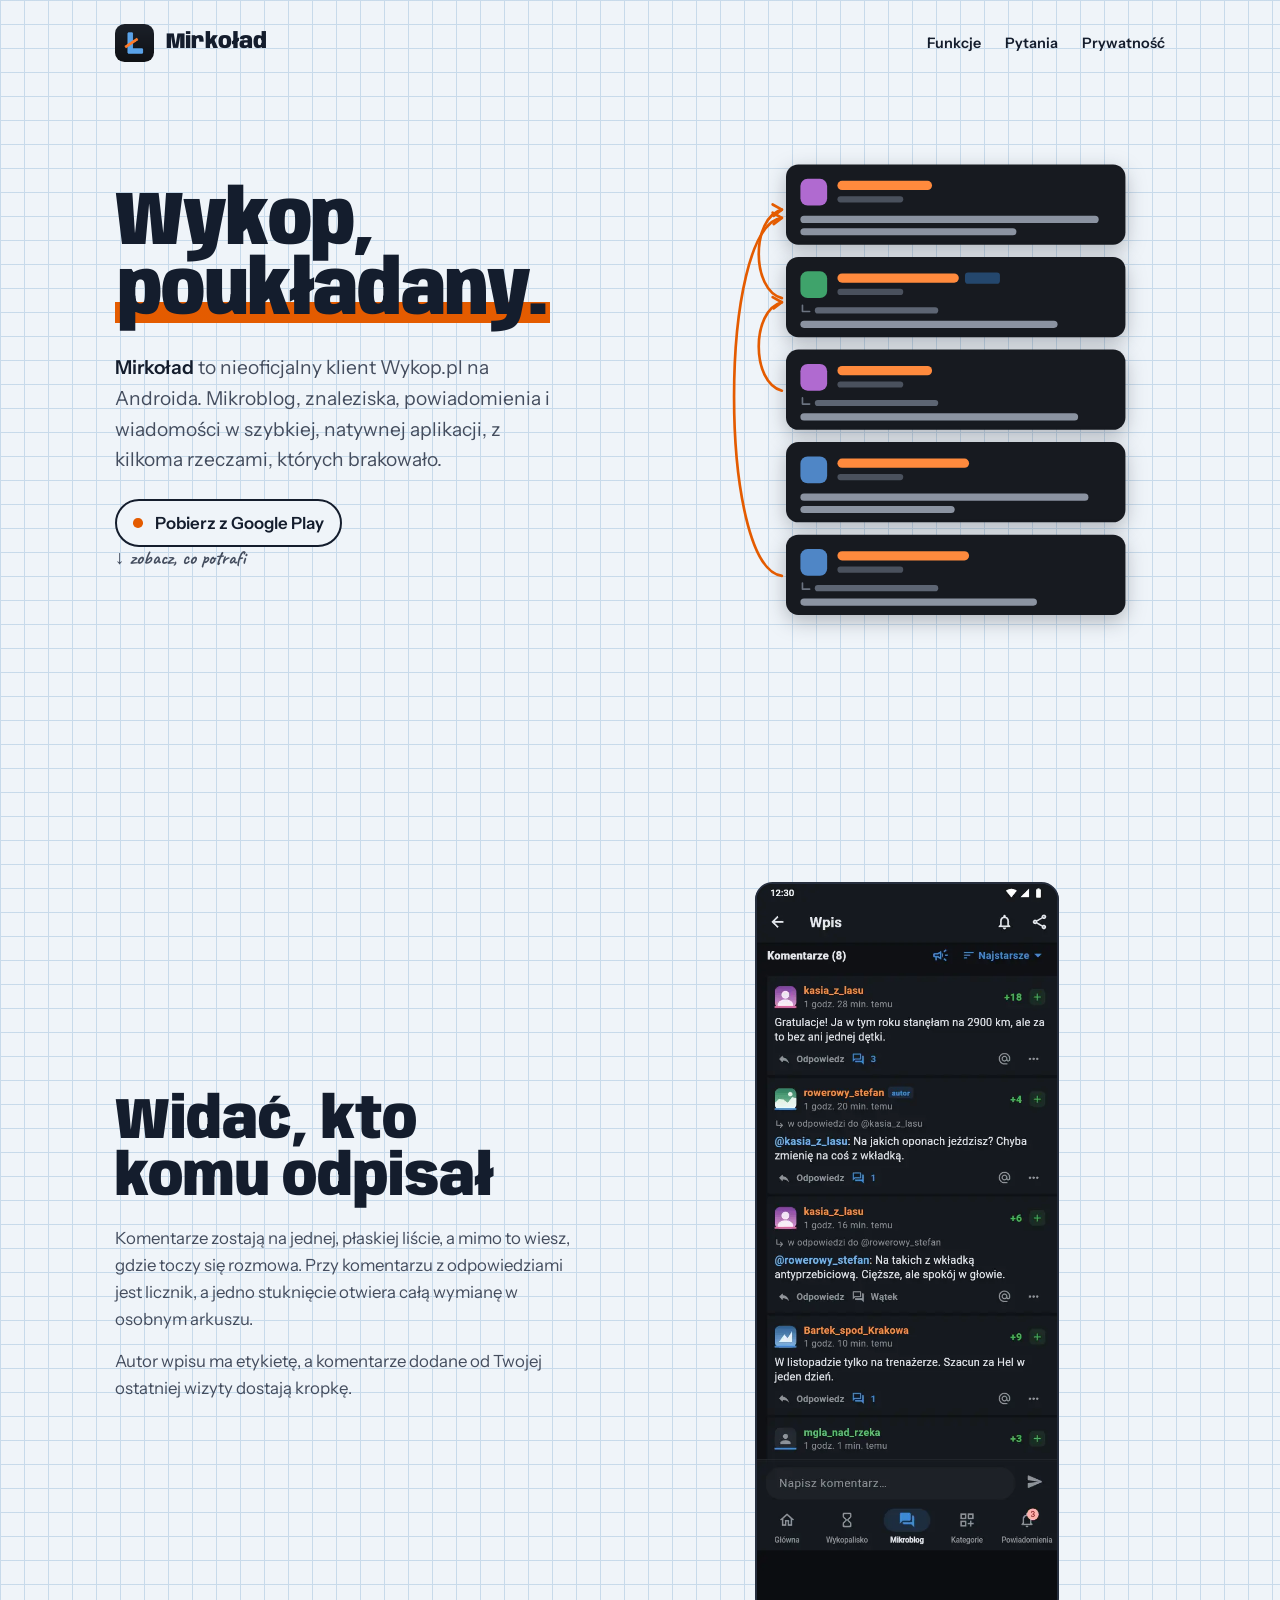
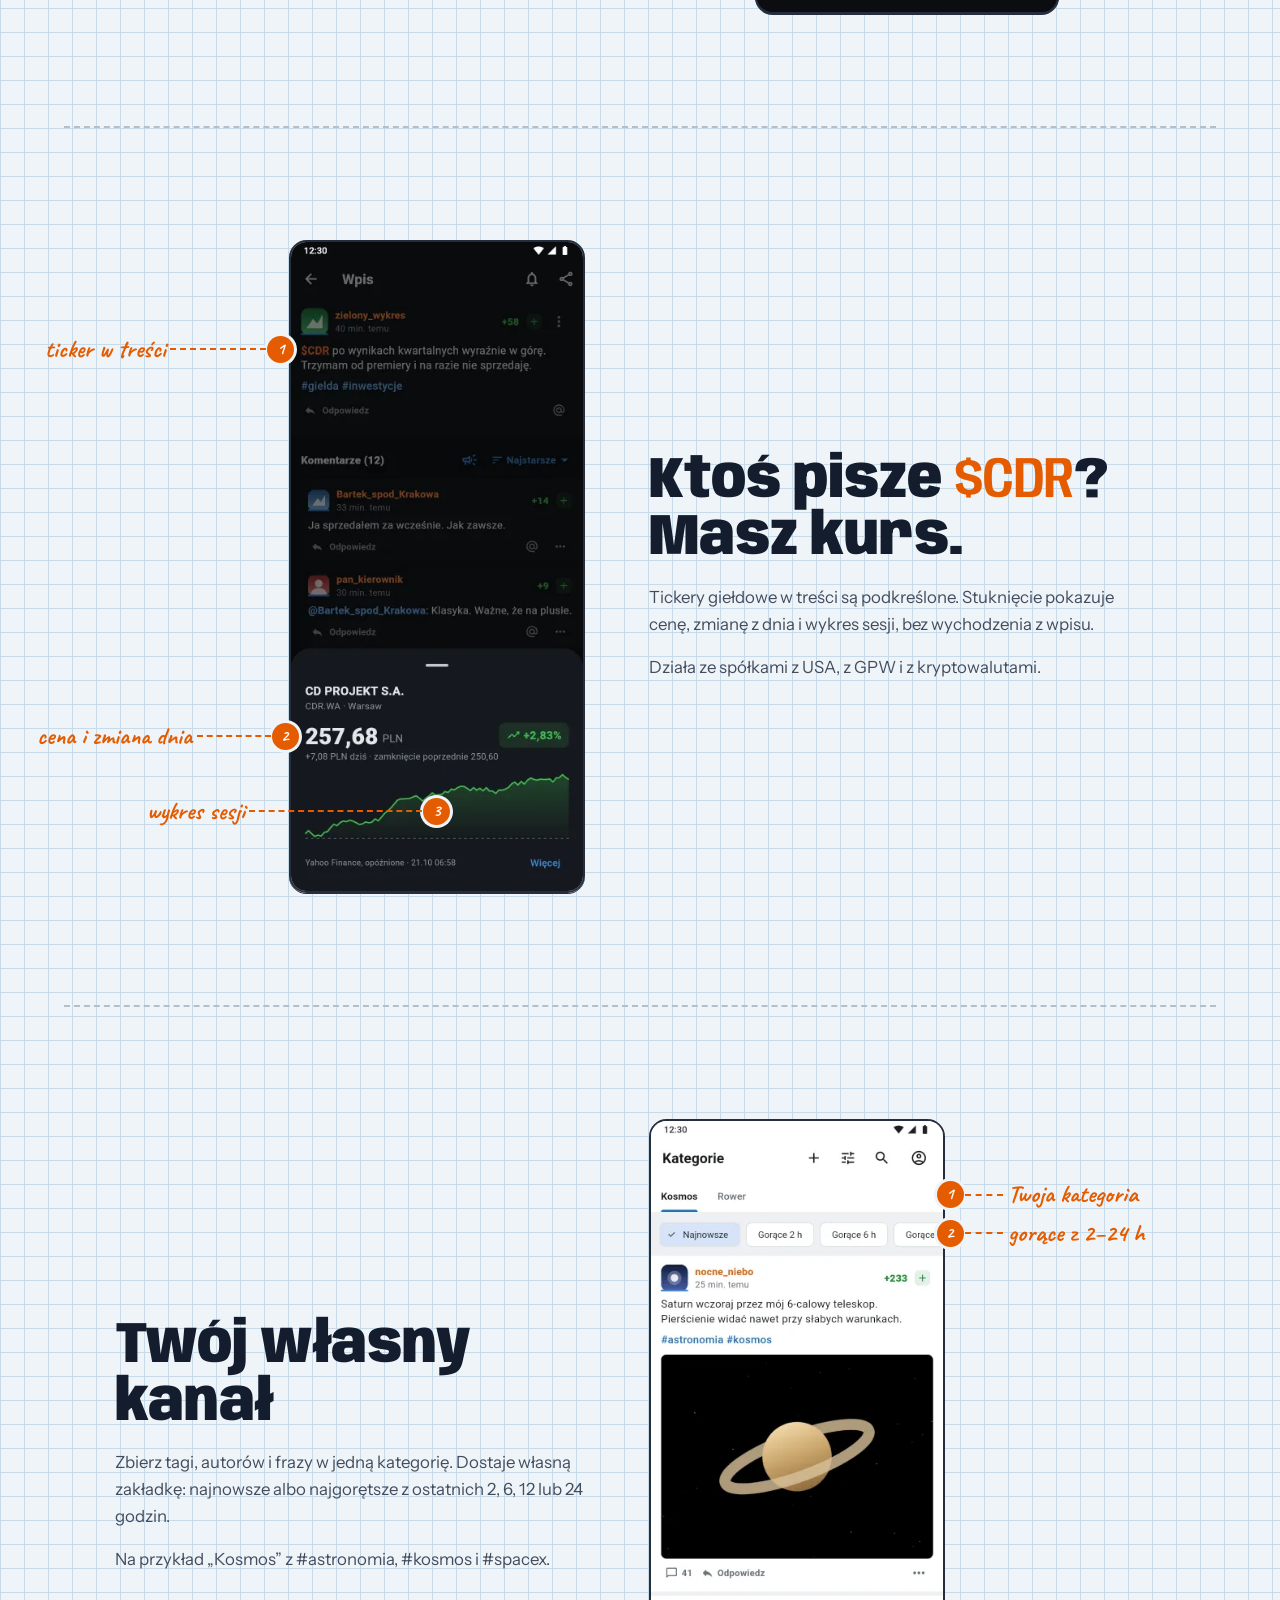
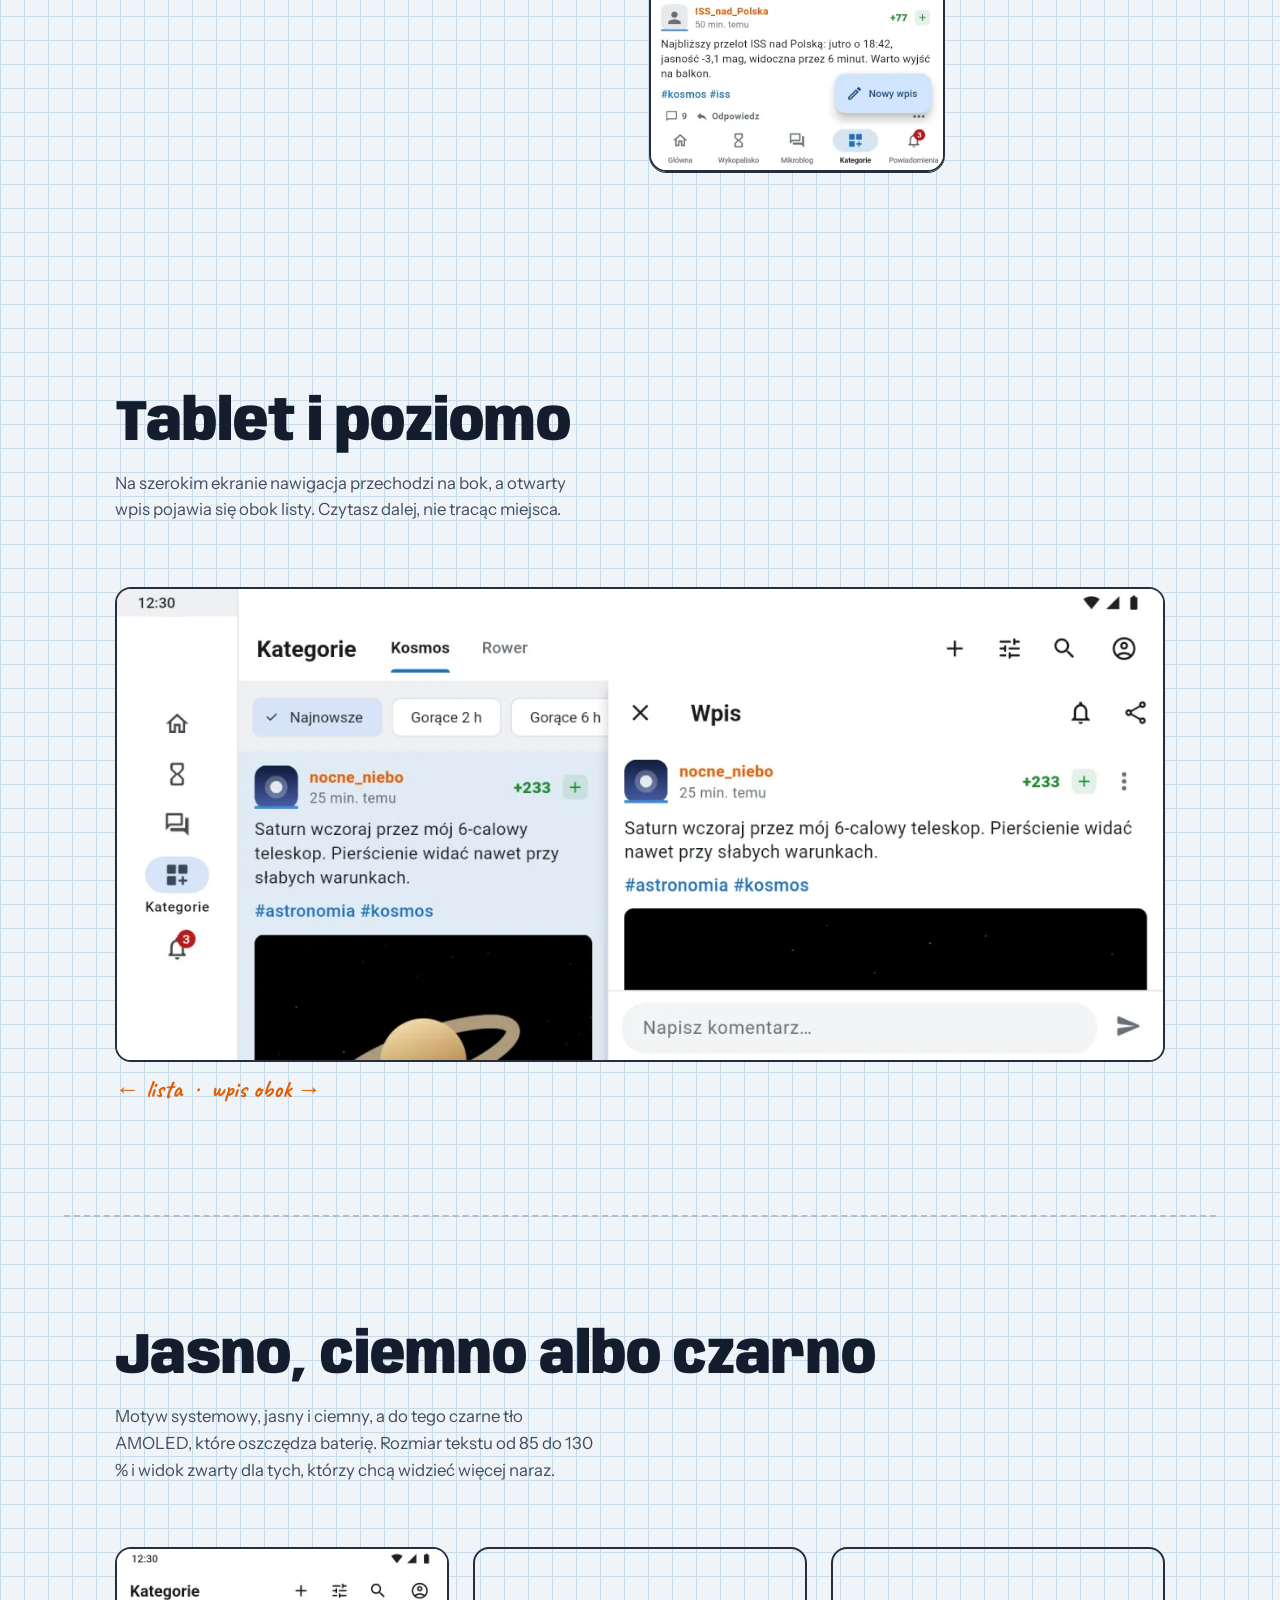
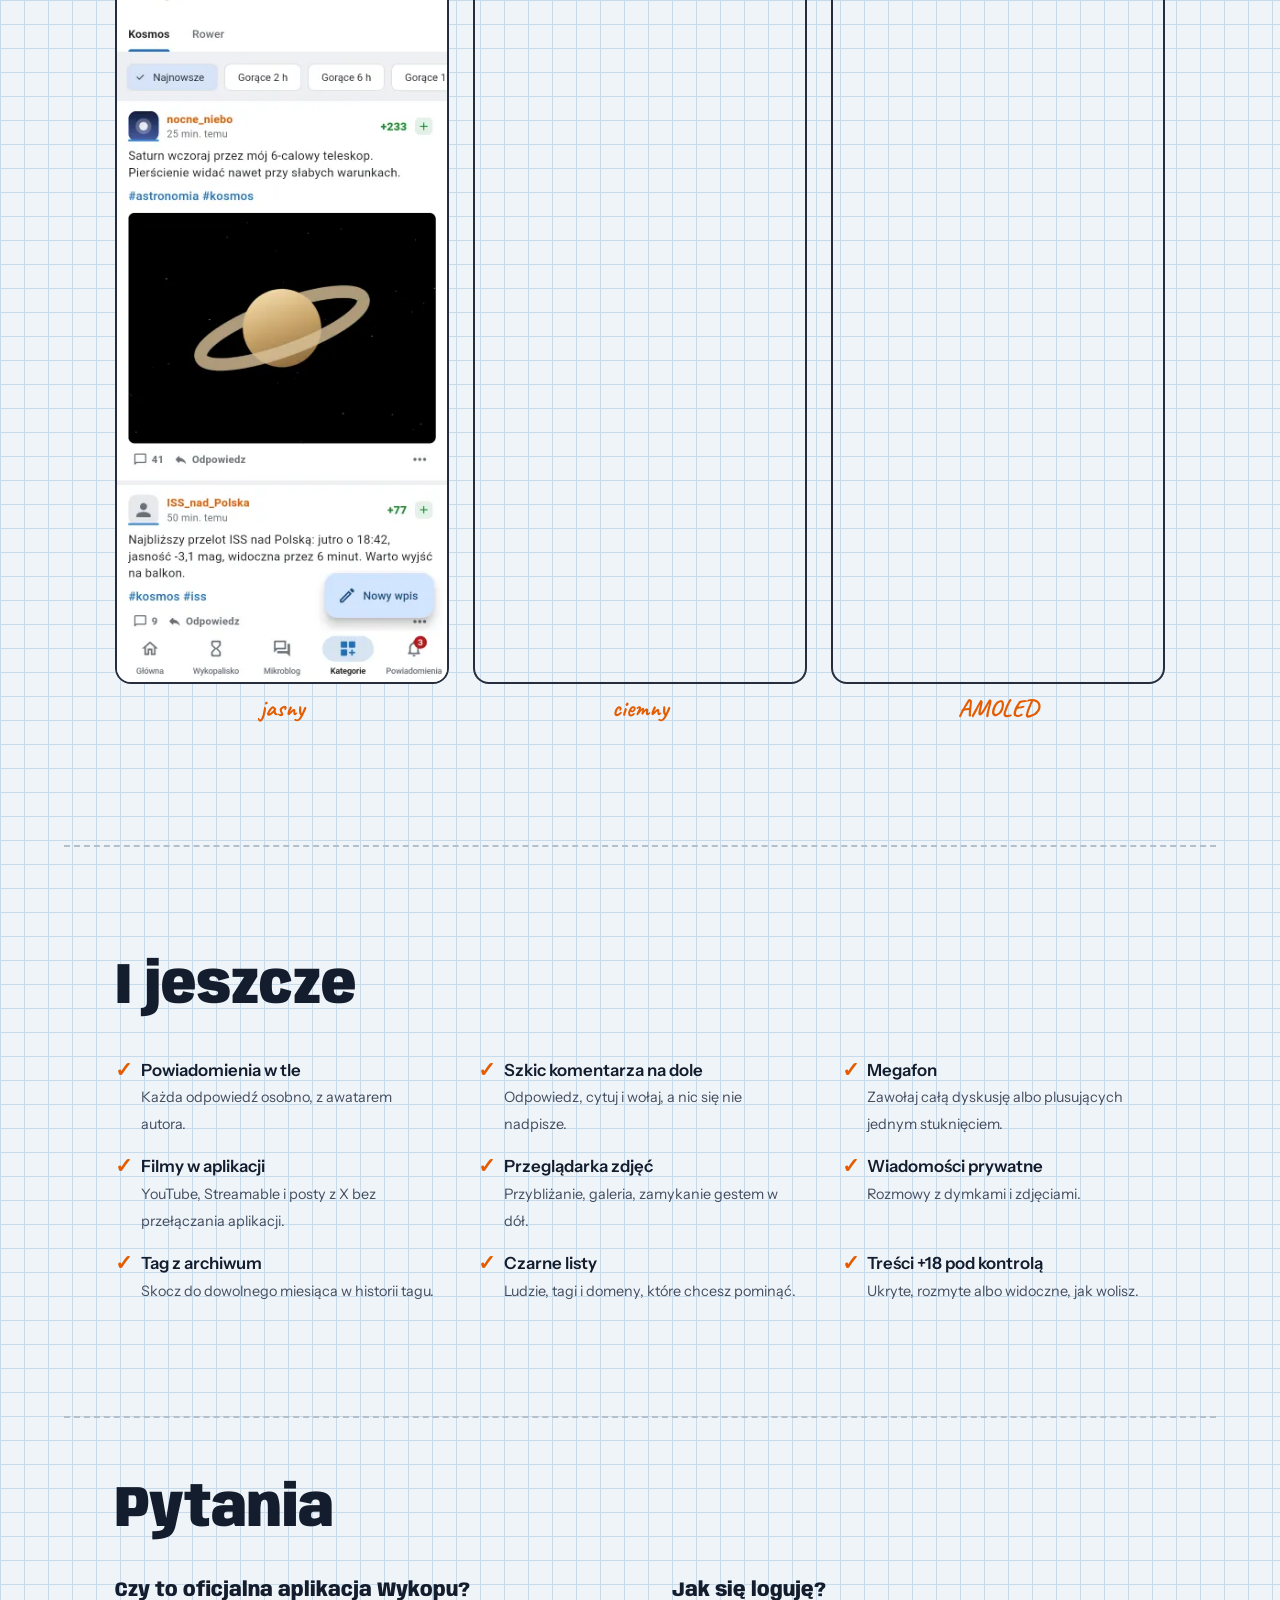
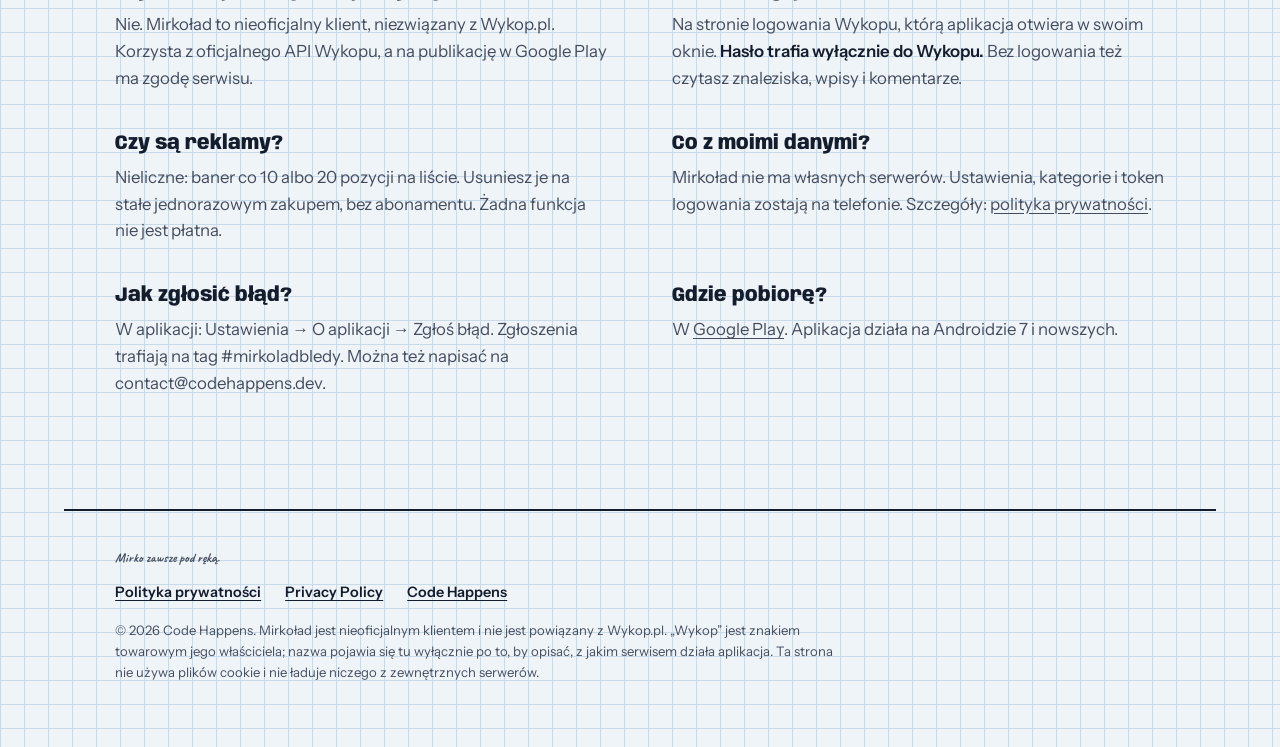
<file: index.html>
<!doctype html>
<html lang="pl">
<head>
<meta charset="utf-8">
<meta http-equiv="Content-Security-Policy" content="default-src 'self'; img-src 'self' data:; base-uri 'none'; form-action 'none'">
<meta name="viewport" content="width=device-width, initial-scale=1, viewport-fit=cover">
<title>Mirkoład – nieoficjalny klient Wykop.pl na Androida</title>
<meta name="description" content="Mirkoład – nieoficjalny klient Wykop.pl na Androida. Wątki w komentarzach, kursy giełdowe w treści, własne kategorie, tryb poziomy i trzy motywy.">
<link rel="canonical" href="https://mirkolad.codehappens.dev/">
<link rel="icon" href="img/icon-64.png" type="image/png">
<meta property="og:title" content="Mirkoład – klient Wykop.pl">
<meta property="og:description" content="Nieoficjalny klient Wykop.pl na Androida: wątki w komentarzach, kursy giełdowe w treści, własne kategorie.">
<meta property="og:image" content="https://mirkolad.codehappens.dev/img/icon-256.png">
<meta property="og:type" content="website">
<meta name="theme-color" content="#f3f5f9">
<link rel="preload" href="fonts/Anybody-1-latin.woff2" as="font" type="font/woff2" crossorigin>
<link rel="preload" href="fonts/Anybody-0-latin-ext.woff2" as="font" type="font/woff2" crossorigin>
<link rel="preload" href="fonts/InstrumentSans-5-latin.woff2" as="font" type="font/woff2" crossorigin>
<link rel="stylesheet" href="home.css">
</head>
<body>

<header class="wrap top">
  <a class="mark" href="./"><img src="img/icon-64.png" alt="" width="64" height="64">Mirkoład</a>
  <nav aria-label="Strona">
    <a class="opt" href="#funkcje">Funkcje</a>
    <a class="opt" href="#pytania">Pytania</a>
    <a href="privacy-policy.html">Prywatność</a>
  </nav>
</header>

<main>
  <section class="wrap hero" aria-labelledby="tytul">
    <div>
      <h1 id="tytul">Wykop, <span class="u">poukładany.</span></h1>
      <p><strong>Mirkoład</strong> to nieoficjalny klient Wykop.pl na Androida. Mikroblog, znaleziska, powiadomienia i wiadomości w szybkiej, natywnej aplikacji, z kilkoma rzeczami, których brakowało.</p>
      <a class="state" href="https://play.google.com/store/apps/details?id=dev.codehappens.mirkolad">Pobierz z Google Play</a>
      <p class="hero__note">↓ zobacz, co potrafi</p>
    </div>
    <div class="stack">
      <svg class="hero-art" viewBox="0 0 420 470" role="img" aria-label="Komentarze w nieładzie układają się w listę; strzałki pokazują, kto komu odpisał, a komentarz, na który ktoś odpowiedział, się podświetla">
      <g class="card c1"><rect class="bg" x="70" y="14" width="330" height="78" rx="12"/><rect class="flash" x="70" y="14" width="330" height="78" rx="12"/><rect x="84" y="28" width="26" height="26" rx="7" fill="#b06ad0"/><rect class="name" x="120" y="30" width="92" height="9" rx="4.5"/><rect class="meta" x="120" y="45" width="64" height="6" rx="3"/><rect class="txt" x="84" y="64" width="290" height="7" rx="3.5"/><rect class="txt" x="84" y="76" width="210" height="7" rx="3.5"/></g>
      <g class="card c2"><rect class="bg" x="70" y="104" width="330" height="78" rx="12"/><rect x="84" y="118" width="26" height="26" rx="7" fill="#3fa36b"/><rect class="name" x="120" y="120" width="118" height="9" rx="4.5"/><rect class="meta" x="120" y="135" width="64" height="6" rx="3"/><rect class="badge" x="244" y="119" width="34" height="11" rx="3"/><path class="reply" d="M86 151 v6 h7" /><rect class="reply-text" x="98" y="153" width="120" height="6" rx="3"/><rect class="txt" x="84" y="166" width="250" height="7" rx="3.5"/></g>
      <g class="card c3"><rect class="bg" x="70" y="194" width="330" height="78" rx="12"/><rect x="84" y="208" width="26" height="26" rx="7" fill="#b06ad0"/><rect class="name" x="120" y="210" width="92" height="9" rx="4.5"/><rect class="meta" x="120" y="225" width="64" height="6" rx="3"/><path class="reply" d="M86 241 v6 h7" /><rect class="reply-text" x="98" y="243" width="120" height="6" rx="3"/><rect class="txt" x="84" y="256" width="270" height="7" rx="3.5"/></g>
      <g class="card c4"><rect class="bg" x="70" y="284" width="330" height="78" rx="12"/><rect x="84" y="298" width="26" height="26" rx="7" fill="#4f86c6"/><rect class="name" x="120" y="300" width="128" height="9" rx="4.5"/><rect class="meta" x="120" y="315" width="64" height="6" rx="3"/><rect class="txt" x="84" y="334" width="280" height="7" rx="3.5"/><rect class="txt" x="84" y="346" width="150" height="7" rx="3.5"/></g>
      <g class="card c5"><rect class="bg" x="70" y="374" width="330" height="78" rx="12"/><rect x="84" y="388" width="26" height="26" rx="7" fill="#4f86c6"/><rect class="name" x="120" y="390" width="128" height="9" rx="4.5"/><rect class="meta" x="120" y="405" width="64" height="6" rx="3"/><path class="reply" d="M86 421 v6 h7" /><rect class="reply-text" x="98" y="423" width="120" height="6" rx="3"/><rect class="txt" x="84" y="436" width="230" height="7" rx="3.5"/></g>
      <path class="arrow a1" pathLength="1" d="M66 144 C36 136, 36 66, 66 58"/><path class="head a1" d="M57 53 L66 58 L58 64"/>
      <path class="arrow a2" pathLength="1" d="M66 234 C36 226, 36 156, 66 148"/><path class="head a2" d="M57 143 L66 148 L58 154"/>
      <path class="arrow a3" pathLength="1" d="M66 414 C4 406, 4 74, 66 66"/><path class="head a3" d="M57 61 L66 66 L58 72"/>
      <circle class="tap" cx="150" cy="426" r="15"/>
      </svg>
    </div>
  </section>

  <div id="funkcje">
  <section class="wrap scene" aria-labelledby="s1">
    <div class="scene__text">
      <h2 id="s1">Widać, kto komu odpisał</h2>
      <p>Komentarze zostają na jednej, płaskiej liście, a mimo to wiesz, gdzie toczy się rozmowa. Przy komentarzu z odpowiedziami jest licznik, a jedno stuknięcie otwiera całą wymianę w osobnym arkuszu.</p>
      <p>Autor wpisu ma etykietę, a komentarze dodane od Twojej ostatniej wizyty dostają kropkę.</p>
    </div>
    <div>
      <figure class="clip">
        <video muted loop playsinline preload="none" poster="shots/watki-poster.webp" width="540" height="1312"
          aria-label="Nagranie aplikacji: stuknięcie w licznik odpowiedzi otwiera całą rozmowę, a stuknięcie w „w odpowiedzi do” przenosi do komentarza, na który ktoś odpowiedział, i go podświetla">
          <source src="shots/watki.webm" type="video/webm">
          <source src="shots/watki.mp4" type="video/mp4">
        </video>
      </figure>
    </div>
  </section>

  <section class="wrap scene scene--flip" aria-labelledby="s2">
    <div class="scene__text">
      <h2 id="s2">Ktoś pisze <span class="ticker">$CDR</span>? Masz kurs.</h2>
      <p>Tickery giełdowe w treści są podkreślone. Stuknięcie pokazuje cenę, zmianę z dnia i wykres sesji, bez wychodzenia z wpisu.</p>
      <p>Działa ze spółkami z USA, z GPW i z kryptowalutami.</p>
    </div>
    <div>
      <div class="board board--l">
        <figure class="shot">
          <img src="shots/ticker.webp" srcset="shots/ticker-360.webp 360w, shots/ticker-540.webp 540w, shots/ticker.webp 720w" sizes="(max-width: 22rem) 90vw, 18.5rem" alt="Wpis z tickerem CDR i arkusz z ceną 257,68 PLN, zmianą dnia i wykresem" width="720" height="1600" loading="lazy">
          <span class="pin pin--l p5"><i>1</i><span>ticker w treści</span></span>
          <span class="pin pin--l p6"><i>2</i><span>cena i zmiana dnia</span></span>
          <span class="pin pin--l p7"><i>3</i><span>wykres sesji</span></span>
        </figure>
      </div>
      <ol class="notes" aria-label="Opis oznaczeń">
        <li><b>1</b>ticker w treści</li><li><b>2</b>cena i zmiana dnia</li><li><b>3</b>wykres sesji</li>
      </ol>
    </div>
  </section>

  <section class="wrap scene" aria-labelledby="s3">
    <div class="scene__text">
      <h2 id="s3">Twój własny kanał</h2>
      <p>Zbierz tagi, autorów i frazy w jedną kategorię. Dostaje własną zakładkę: najnowsze albo najgorętsze z ostatnich 2, 6, 12 lub 24 godzin.</p>
      <p>Na przykład „Kosmos” z #astronomia, #kosmos i #spacex.</p>
    </div>
    <div>
      <div class="board board--r">
        <figure class="shot">
          <img src="shots/kategoria-jasny.webp" srcset="shots/kategoria-jasny-360.webp 360w, shots/kategoria-jasny-540.webp 540w, shots/kategoria-jasny.webp 720w" sizes="(max-width: 22rem) 90vw, 18.5rem" alt="Kategoria Kosmos z przełącznikiem Najnowsze i Gorące 2 h, 6 h" width="720" height="1600" loading="lazy">
          <span class="pin pin--r p8"><i>1</i><span>Twoja kategoria</span></span>
          <span class="pin pin--r p9"><i>2</i><span>gorące z 2–24 h</span></span>
        </figure>
      </div>
      <ol class="notes" aria-label="Opis oznaczeń">
        <li><b>1</b>Twoja kategoria jako zakładka</li><li><b>2</b>gorące z ostatnich 2–24 h</li>
      </ol>
    </div>
  </section>
  </div>

  <section class="wrap scene" aria-labelledby="s4" data-one>
    <div class="scene__text">
      <h2 id="s4">Tablet i poziomo</h2>
      <p>Na szerokim ekranie nawigacja przechodzi na bok, a otwarty wpis pojawia się obok listy. Czytasz dalej, nie tracąc miejsca.</p>
    </div>
    <figure class="wide">
      <img src="shots/poziomo.webp" srcset="shots/poziomo-800.webp 800w, shots/poziomo-1200.webp 1200w, shots/poziomo.webp 1600w" sizes="(max-width: 70rem) 94vw, 64rem" alt="Mirkoład w poziomie: lista kategorii Kosmos po lewej, otwarty wpis o Saturnie po prawej" width="1600" height="720" loading="lazy">
      <figcaption>← lista &nbsp;·&nbsp; wpis obok →</figcaption>
    </figure>
  </section>

  <section class="wrap scene" aria-labelledby="s5" data-one>
    <div class="scene__text">
      <h2 id="s5">Jasno, ciemno albo czarno</h2>
      <p>Motyw systemowy, jasny i ciemny, a do tego czarne tło AMOLED, które oszczędza baterię. Rozmiar tekstu od 85 do 130 % i widok zwarty dla tych, którzy chcą widzieć więcej naraz.</p>
    </div>
    <div class="themes" tabindex="0" aria-label="Trzy motywy">
      <figure><img src="shots/kategoria-jasny.webp" srcset="shots/kategoria-jasny-360.webp 360w, shots/kategoria-jasny-540.webp 540w, shots/kategoria-jasny.webp 720w" sizes="(max-width: 44rem) 12rem, 20rem" alt="Motyw jasny" width="720" height="1600" loading="lazy"><figcaption>jasny</figcaption></figure>
      <figure><img src="shots/kategoria-ciemny.webp" srcset="shots/kategoria-ciemny-360.webp 360w, shots/kategoria-ciemny-540.webp 540w, shots/kategoria-ciemny.webp 720w" sizes="(max-width: 44rem) 12rem, 20rem" alt="Motyw ciemny" width="720" height="1600" loading="lazy"><figcaption>ciemny</figcaption></figure>
      <figure><img src="shots/kategoria-amoled.webp" srcset="shots/kategoria-amoled-360.webp 360w, shots/kategoria-amoled-540.webp 540w, shots/kategoria-amoled.webp 720w" sizes="(max-width: 44rem) 12rem, 20rem" alt="Motyw AMOLED z czarnym tłem" width="720" height="1600" loading="lazy"><figcaption>AMOLED</figcaption></figure>
    </div>
  </section>

  <section class="wrap more" aria-labelledby="more-h">
    <h2 id="more-h">I jeszcze</h2>
    <ul>
      <li><b>Powiadomienia w tle</b><span>Każda odpowiedź osobno, z awatarem autora.</span></li>
      <li><b>Szkic komentarza na dole</b><span>Odpowiedz, cytuj i wołaj, a nic się nie nadpisze.</span></li>
      <li><b>Megafon</b><span>Zawołaj całą dyskusję albo plusujących jednym stuknięciem.</span></li>
      <li><b>Filmy w aplikacji</b><span>YouTube, Streamable i posty z X bez przełączania aplikacji.</span></li>
      <li><b>Przeglądarka zdjęć</b><span>Przybliżanie, galeria, zamykanie gestem w dół.</span></li>
      <li><b>Wiadomości prywatne</b><span>Rozmowy z dymkami i zdjęciami.</span></li>
      <li><b>Tag z archiwum</b><span>Skocz do dowolnego miesiąca w historii tagu.</span></li>
      <li><b>Czarne listy</b><span>Ludzie, tagi i domeny, które chcesz pominąć.</span></li>
      <li><b>Treści +18 pod kontrolą</b><span>Ukryte, rozmyte albo widoczne, jak wolisz.</span></li>
    </ul>
  </section>

  <section class="wrap faq" id="pytania" aria-labelledby="faq-h">
    <h2 id="faq-h">Pytania</h2>
    <dl>
      <div><dt>Czy to oficjalna aplikacja Wykopu?</dt>
        <dd>Nie. Mirkoład to nieoficjalny klient, niezwiązany z Wykop.pl. Korzysta z oficjalnego API Wykopu, a na publikację w Google Play ma zgodę serwisu.</dd></div>
      <div><dt>Jak się loguję?</dt>
        <dd>Na stronie logowania Wykopu, którą aplikacja otwiera w swoim oknie. <strong>Hasło trafia wyłącznie do Wykopu.</strong> Bez logowania też czytasz znaleziska, wpisy i komentarze.</dd></div>
      <div><dt>Czy są reklamy?</dt>
        <dd>Nieliczne: baner co 10 albo 20 pozycji na liście. Usuniesz je na stałe jednorazowym zakupem, bez abonamentu. Żadna funkcja nie jest płatna.</dd></div>
      <div><dt>Co z moimi danymi?</dt>
        <dd>Mirkoład nie ma własnych serwerów. Ustawienia, kategorie i token logowania zostają na telefonie. Szczegóły: <a href="privacy-policy.html">polityka prywatności</a>.</dd></div>
      <div><dt>Jak zgłosić błąd?</dt>
        <dd>W aplikacji: Ustawienia → O aplikacji → Zgłoś błąd. Zgłoszenia trafiają na tag #mirkoladbledy. Można też napisać na contact@codehappens.dev.</dd></div>
      <div><dt>Gdzie pobiorę?</dt>
        <dd>W <a href="https://play.google.com/store/apps/details?id=dev.codehappens.mirkolad">Google Play</a>. Aplikacja działa na Androidzie 7 i nowszych.</dd></div>
    </dl>
  </section>
</main>

<footer class="wrap foot">
  <p class="foot__line">Mirko zawsze pod ręką.</p>
  <nav aria-label="Stopka">
    <a href="privacy-policy.html">Polityka prywatności</a>
    <a href="privacy-policy.html#en" lang="en">Privacy Policy</a>
    <a href="https://codehappens.dev/">Code Happens</a>
  </nav>
  <p>© 2026 Code Happens. Mirkoład jest nieoficjalnym klientem i nie jest powiązany z Wykop.pl. „Wykop” jest znakiem towarowym jego właściciela; nazwa pojawia się tu wyłącznie po to, by opisać, z jakim serwisem działa aplikacja. Ta strona nie używa plików cookie i nie ładuje niczego z zewnętrznych serwerów.</p>
</footer>

<script src="js/clips.js" defer></script>
</body>
</html>
</file>
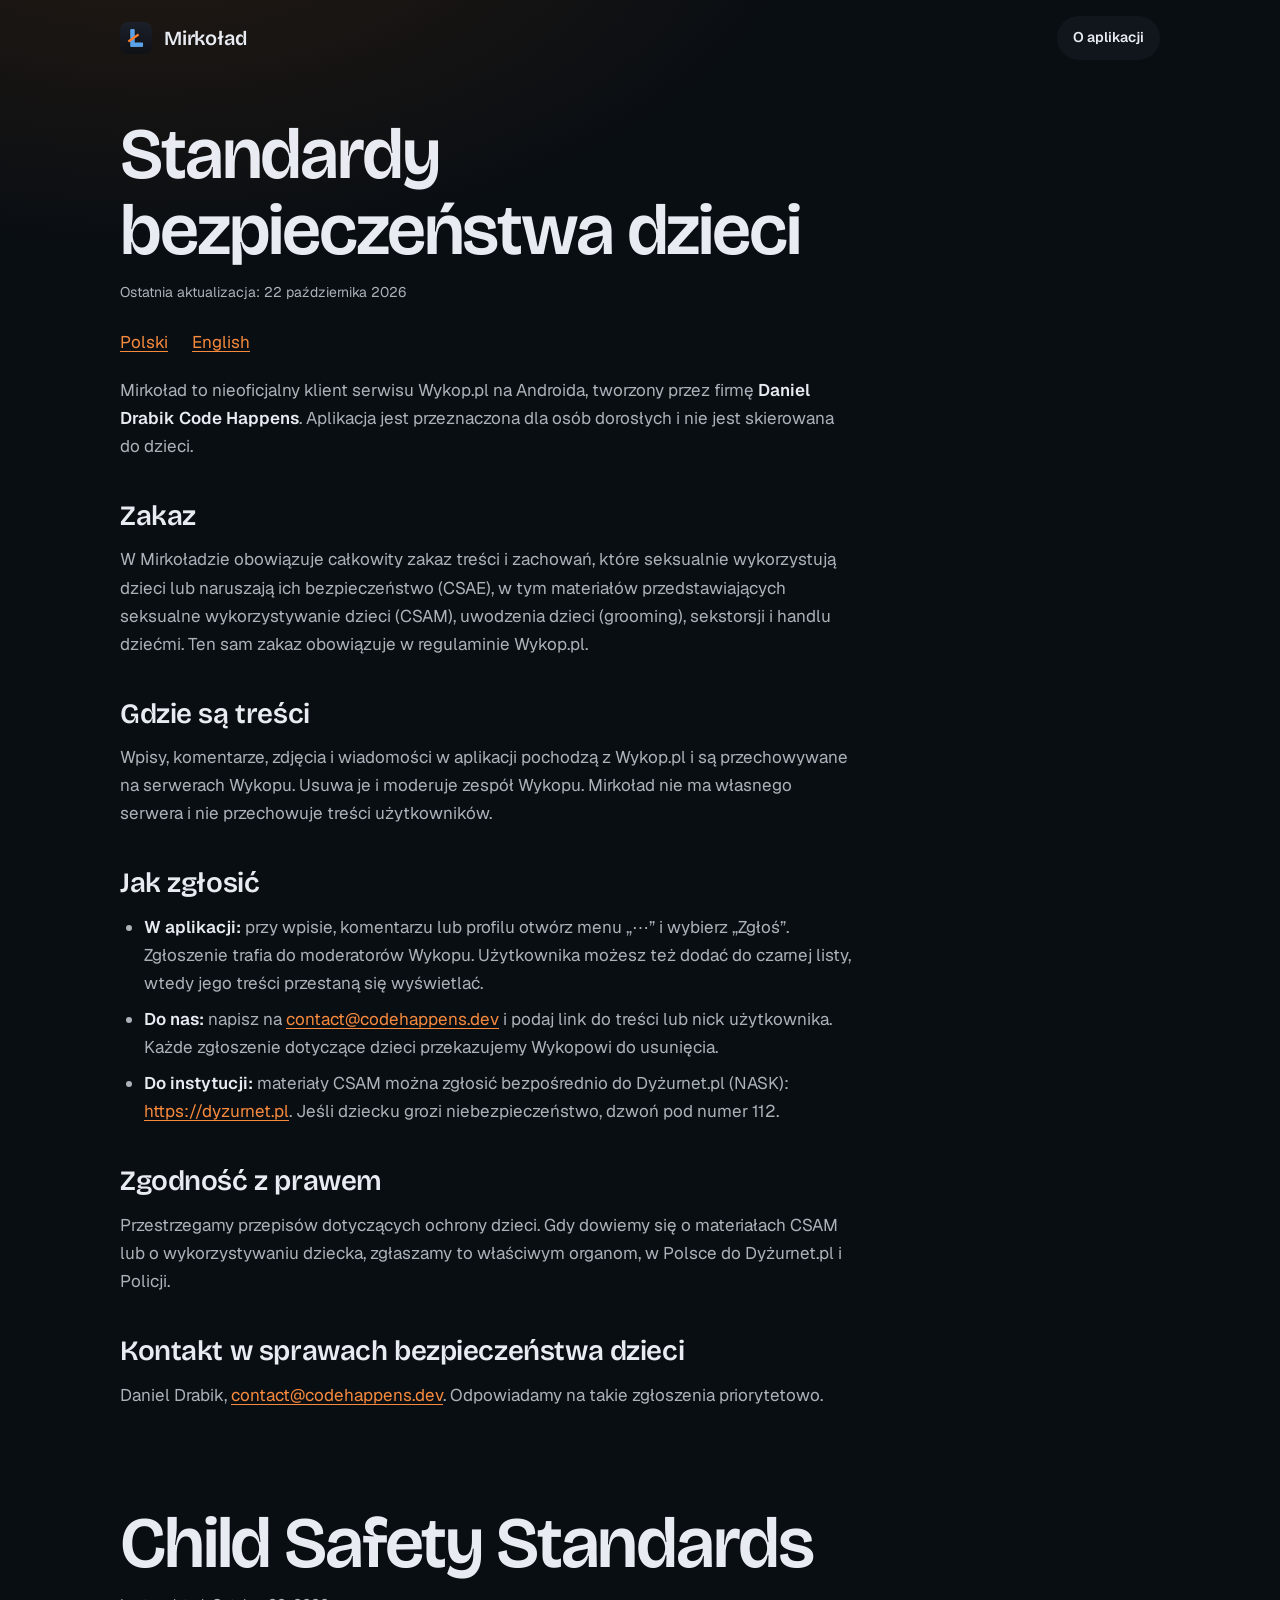
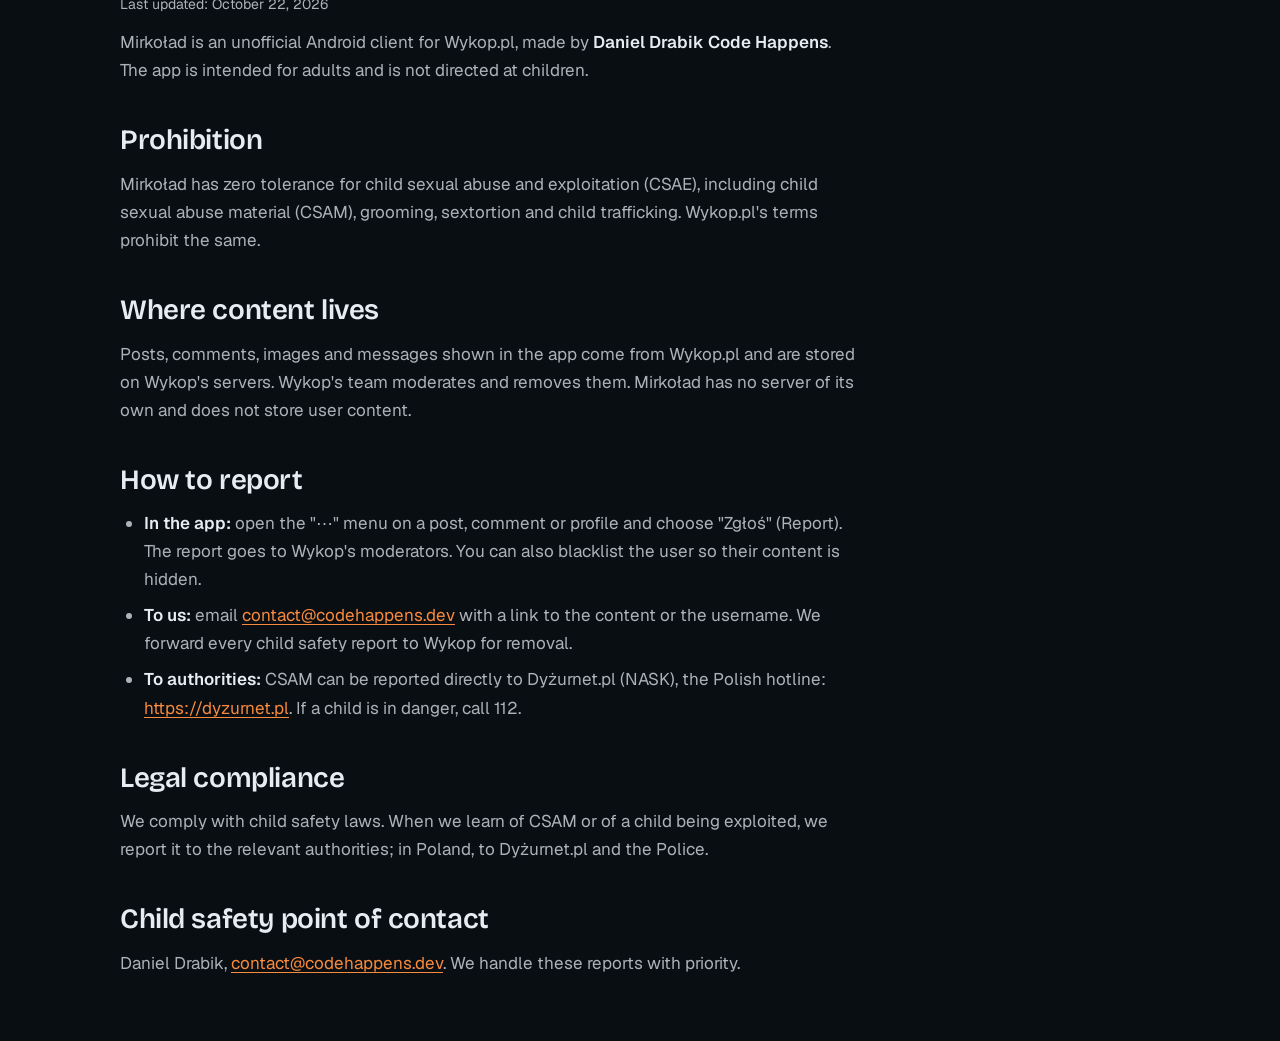
<file: child-safety.html>
<!doctype html>
<html lang="pl">
<head>
<meta charset="utf-8">
<meta name="viewport" content="width=device-width, initial-scale=1, viewport-fit=cover">
<title>Mirkoład — bezpieczeństwo dzieci / Child Safety Standards</title>
<meta name="description" content="Standardy bezpieczeństwa dzieci w aplikacji Mirkoład: zakaz treści wykorzystujących dzieci, zgłaszanie i kontakt. Child safety standards in Polish and English.">
<link rel="canonical" href="https://mirkolad.codehappens.dev/child-safety.html">
<link rel="icon" href="img/icon-64.png" type="image/png">
<link rel="preload" href="fonts/BricolageGrotesque-600-latin.woff2" as="font" type="font/woff2" crossorigin>
<link rel="stylesheet" href="site.css">
</head>
<body>

<header class="wrap top">
  <a class="top__mark" href="/"><img src="img/icon-64.png" alt="" width="64" height="64">Mirkoład</a>
  <a class="top__link" href="/">O aplikacji</a>
</header>

<main class="wrap doc">

  <section class="doc__part" id="pl">
    <h1 class="doc__title">Standardy bezpieczeństwa dzieci</h1>
    <p class="doc__date">Ostatnia aktualizacja: 22 października 2026</p>
    <nav class="doc__langs" aria-label="Język"><a href="#pl">Polski</a><a href="#en" lang="en">English</a></nav>

    <p>Mirkoład to nieoficjalny klient serwisu Wykop.pl na Androida, tworzony przez firmę <strong>Daniel Drabik Code Happens</strong>. Aplikacja jest przeznaczona dla osób dorosłych i nie jest skierowana do dzieci.</p>

    <h2>Zakaz</h2>
    <p>W Mirkoładzie obowiązuje całkowity zakaz treści i zachowań, które seksualnie wykorzystują dzieci lub naruszają ich bezpieczeństwo (CSAE), w tym materiałów przedstawiających seksualne wykorzystywanie dzieci (CSAM), uwodzenia dzieci (grooming), sekstorsji i handlu dziećmi. Ten sam zakaz obowiązuje w regulaminie Wykop.pl.</p>

    <h2>Gdzie są treści</h2>
    <p>Wpisy, komentarze, zdjęcia i wiadomości w aplikacji pochodzą z Wykop.pl i są przechowywane na serwerach Wykopu. Usuwa je i moderuje zespół Wykopu. Mirkoład nie ma własnego serwera i nie przechowuje treści użytkowników.</p>

    <h2>Jak zgłosić</h2>
    <ul>
      <li><strong>W aplikacji:</strong> przy wpisie, komentarzu lub profilu otwórz menu „⋯” i wybierz „Zgłoś”. Zgłoszenie trafia do moderatorów Wykopu. Użytkownika możesz też dodać do czarnej listy, wtedy jego treści przestaną się wyświetlać.</li>
      <li><strong>Do nas:</strong> napisz na <a href="mailto:contact@codehappens.dev">contact@codehappens.dev</a> i podaj link do treści lub nick użytkownika. Każde zgłoszenie dotyczące dzieci przekazujemy Wykopowi do usunięcia.</li>
      <li><strong>Do instytucji:</strong> materiały CSAM można zgłosić bezpośrednio do Dyżurnet.pl (NASK): <a href="https://dyzurnet.pl">https://dyzurnet.pl</a>. Jeśli dziecku grozi niebezpieczeństwo, dzwoń pod numer 112.</li>
    </ul>

    <h2>Zgodność z prawem</h2>
    <p>Przestrzegamy przepisów dotyczących ochrony dzieci. Gdy dowiemy się o materiałach CSAM lub o wykorzystywaniu dziecka, zgłaszamy to właściwym organom, w Polsce do Dyżurnet.pl i Policji.</p>

    <h2>Kontakt w sprawach bezpieczeństwa dzieci</h2>
    <p>Daniel Drabik, <a href="mailto:contact@codehappens.dev">contact@codehappens.dev</a>. Odpowiadamy na takie zgłoszenia priorytetowo.</p>
  </section>

  <section class="doc__part" id="en" lang="en">
    <h1 class="doc__title">Child Safety Standards</h1>
    <p class="doc__date">Last updated: October 22, 2026</p>

    <p>Mirkoład is an unofficial Android client for Wykop.pl, made by <strong>Daniel Drabik Code Happens</strong>. The app is intended for adults and is not directed at children.</p>

    <h2>Prohibition</h2>
    <p>Mirkoład has zero tolerance for child sexual abuse and exploitation (CSAE), including child sexual abuse material (CSAM), grooming, sextortion and child trafficking. Wykop.pl's terms prohibit the same.</p>

    <h2>Where content lives</h2>
    <p>Posts, comments, images and messages shown in the app come from Wykop.pl and are stored on Wykop's servers. Wykop's team moderates and removes them. Mirkoład has no server of its own and does not store user content.</p>

    <h2>How to report</h2>
    <ul>
      <li><strong>In the app:</strong> open the "⋯" menu on a post, comment or profile and choose "Zgłoś" (Report). The report goes to Wykop's moderators. You can also blacklist the user so their content is hidden.</li>
      <li><strong>To us:</strong> email <a href="mailto:contact@codehappens.dev">contact@codehappens.dev</a> with a link to the content or the username. We forward every child safety report to Wykop for removal.</li>
      <li><strong>To authorities:</strong> CSAM can be reported directly to Dyżurnet.pl (NASK), the Polish hotline: <a href="https://dyzurnet.pl">https://dyzurnet.pl</a>. If a child is in danger, call 112.</li>
    </ul>

    <h2>Legal compliance</h2>
    <p>We comply with child safety laws. When we learn of CSAM or of a child being exploited, we report it to the relevant authorities; in Poland, to Dyżurnet.pl and the Police.</p>

    <h2>Child safety point of contact</h2>
    <p>Daniel Drabik, <a href="mailto:contact@codehappens.dev">contact@codehappens.dev</a>. We handle these reports with priority.</p>
  </section>

</main>

</body>
</html>
</file>
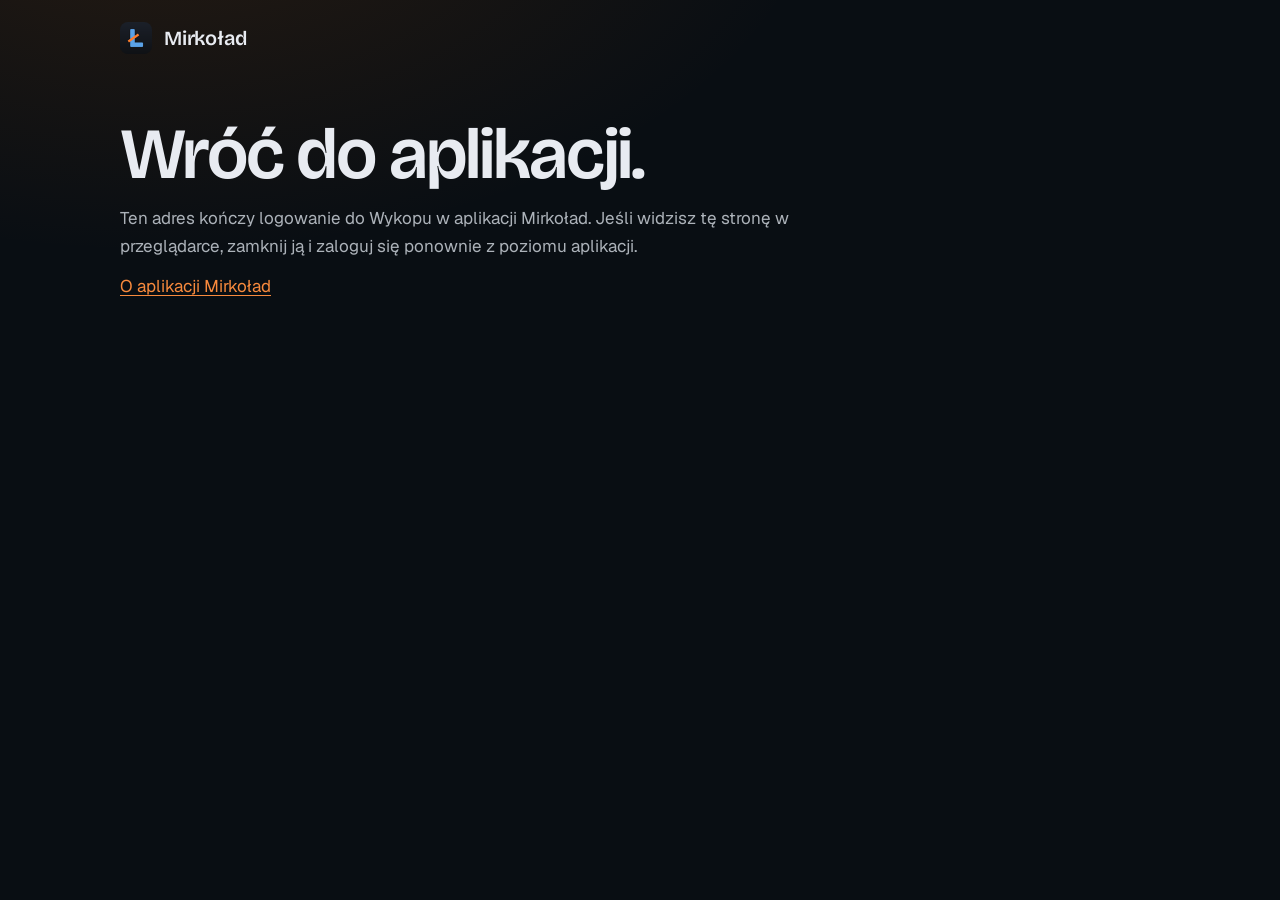
<file: connect.html>
<!doctype html>
<html lang="pl">
<head>
<meta charset="utf-8">
<meta name="viewport" content="width=device-width, initial-scale=1, viewport-fit=cover">
<meta name="robots" content="noindex">
<meta name="referrer" content="no-referrer">
<title>Mirkoład — logowanie</title>
<link rel="icon" href="img/icon-64.png" type="image/png">
<link rel="stylesheet" href="site.css">
</head>
<body>

<header class="wrap top">
  <a class="top__mark" href="/"><img src="img/icon-64.png" alt="" width="64" height="64">Mirkoład</a>
</header>

<main class="wrap doc">
  <h1 class="doc__title">Wróć do aplikacji.</h1>
  <p>Ten adres kończy logowanie do Wykopu w aplikacji Mirkoład. Jeśli widzisz tę stronę w przeglądarce, zamknij ją i zaloguj się ponownie z poziomu aplikacji.</p>
  <p><a href="/">O aplikacji Mirkoład</a></p>
</main>

</body>
</html>
</file>
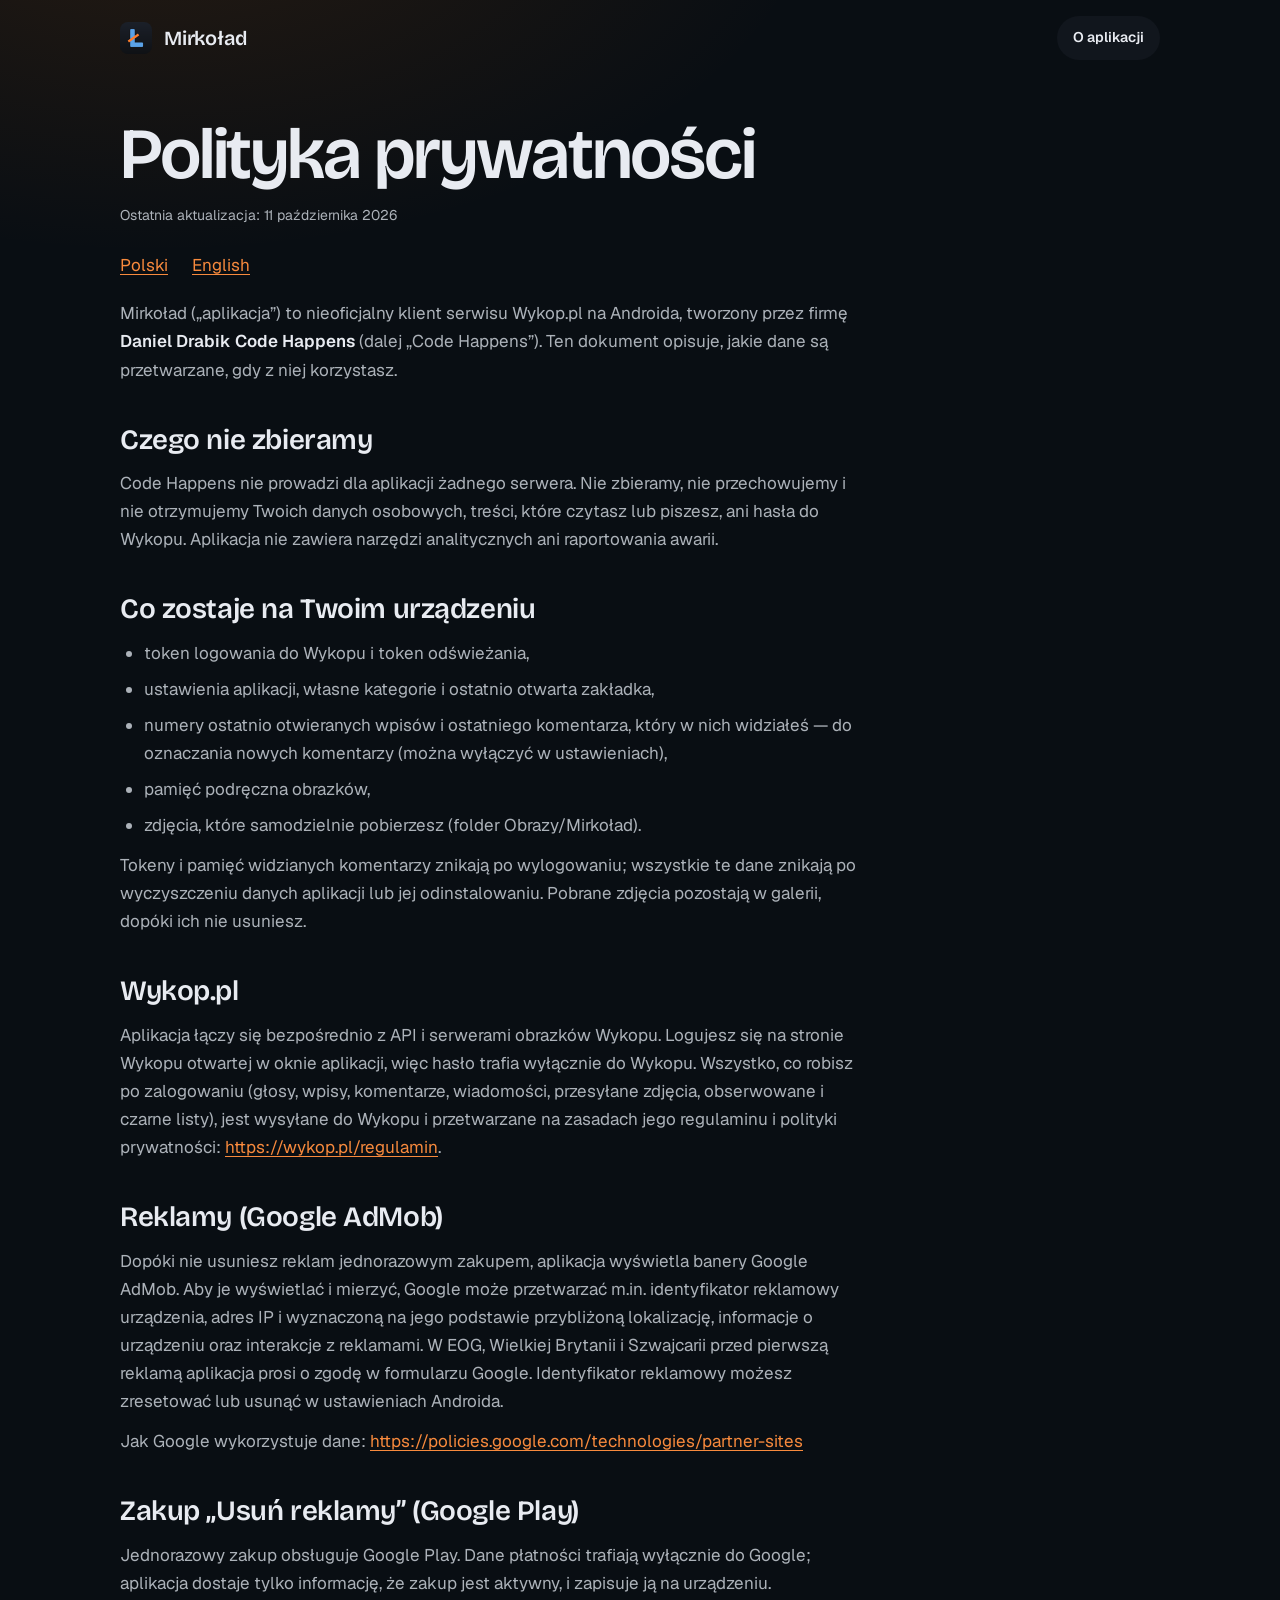
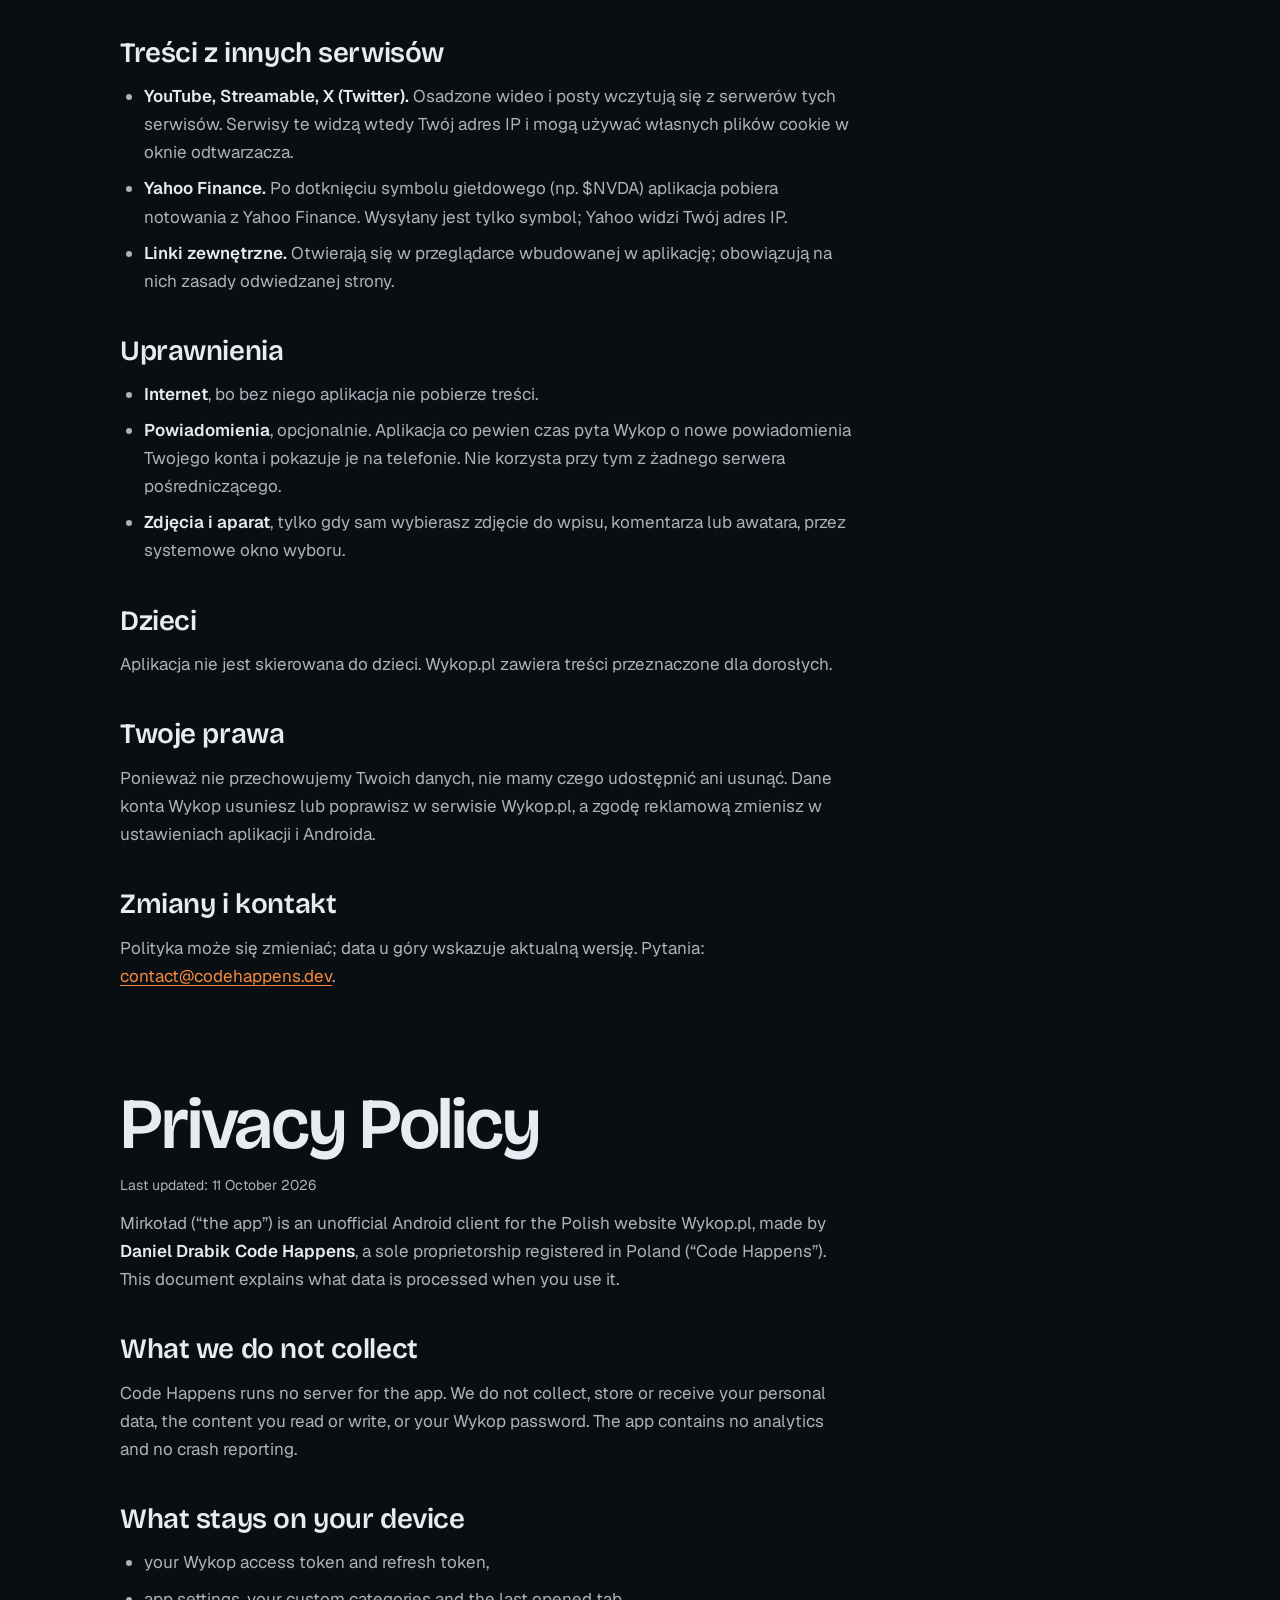
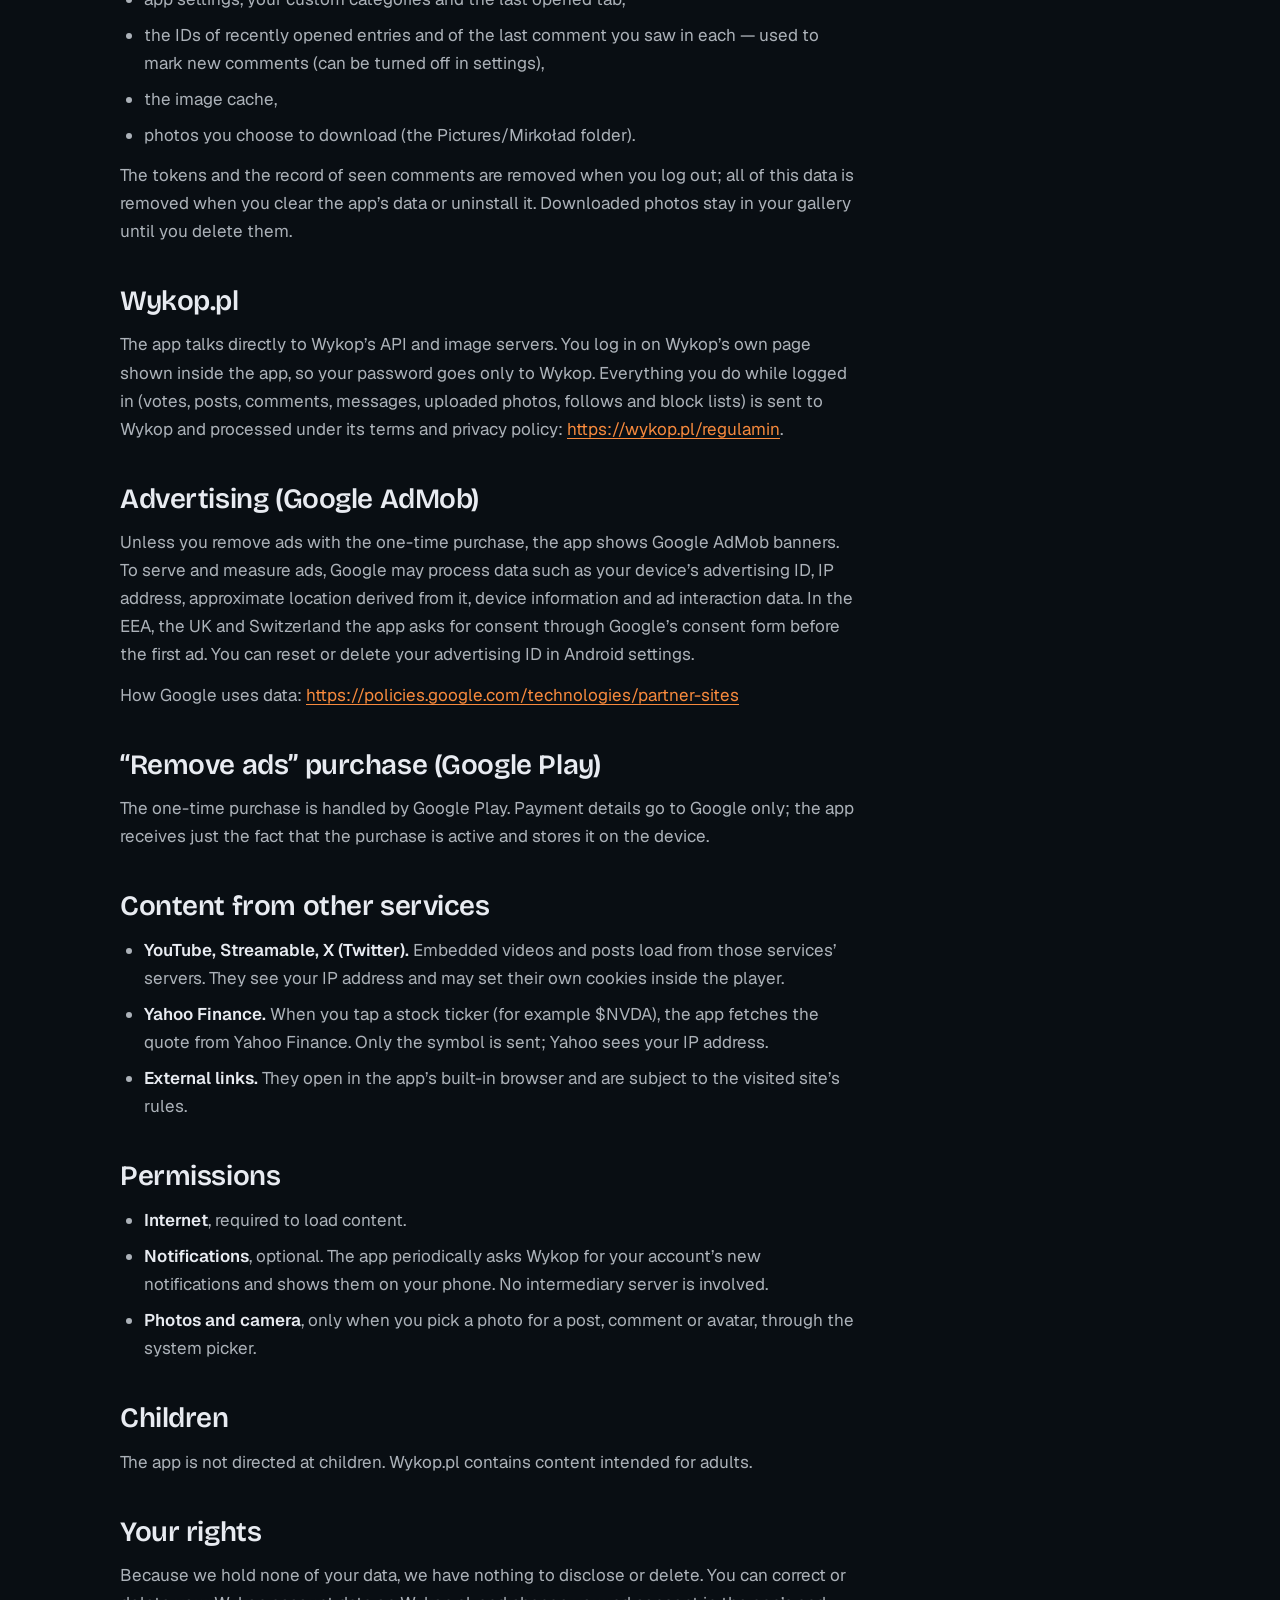
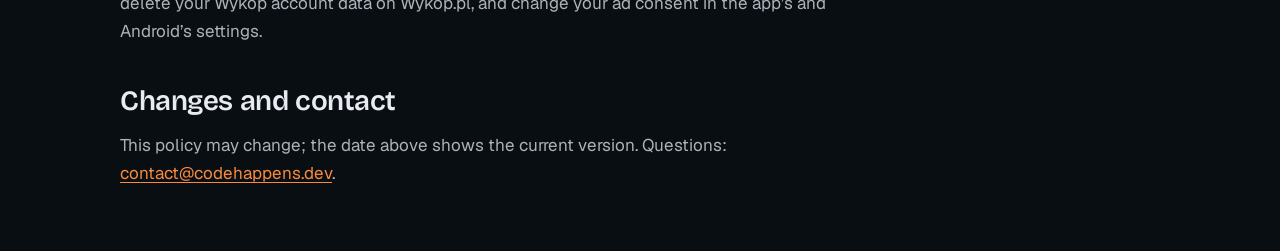
<file: privacy-policy.html>
<!doctype html>
<html lang="pl">
<head>
<meta charset="utf-8">
<meta name="viewport" content="width=device-width, initial-scale=1, viewport-fit=cover">
<title>Mirkoład — polityka prywatności / Privacy Policy</title>
<meta name="description" content="Polityka prywatności aplikacji Mirkoład, nieoficjalnego klienta Wykop.pl na Androida. Privacy policy in Polish and English.">
<link rel="canonical" href="https://mirkolad.codehappens.dev/privacy-policy.html">
<link rel="icon" href="img/icon-64.png" type="image/png">
<link rel="preload" href="fonts/BricolageGrotesque-600-latin.woff2" as="font" type="font/woff2" crossorigin>
<link rel="stylesheet" href="site.css">
</head>
<body>

<header class="wrap top">
  <a class="top__mark" href="/"><img src="img/icon-64.png" alt="" width="64" height="64">Mirkoład</a>
  <a class="top__link" href="/">O aplikacji</a>
</header>

<main class="wrap doc">

  <section class="doc__part" id="pl">
    <h1 class="doc__title">Polityka prywatności</h1>
    <p class="doc__date">Ostatnia aktualizacja: 11 października 2026</p>
    <nav class="doc__langs" aria-label="Język"><a href="#pl">Polski</a><a href="#en" lang="en">English</a></nav>

    <p>Mirkoład („aplikacja”) to nieoficjalny klient serwisu Wykop.pl na Androida, tworzony przez firmę <strong>Daniel Drabik Code Happens</strong> (dalej „Code Happens”). Ten dokument opisuje, jakie dane są przetwarzane, gdy z niej korzystasz.</p>

    <h2>Czego nie zbieramy</h2>
    <p>Code Happens nie prowadzi dla aplikacji żadnego serwera. Nie zbieramy, nie przechowujemy i nie otrzymujemy Twoich danych osobowych, treści, które czytasz lub piszesz, ani hasła do Wykopu. Aplikacja nie zawiera narzędzi analitycznych ani raportowania awarii.</p>

    <h2>Co zostaje na Twoim urządzeniu</h2>
    <ul>
      <li>token logowania do Wykopu i token odświeżania,</li>
      <li>ustawienia aplikacji, własne kategorie i ostatnio otwarta zakładka,</li>
      <li>numery ostatnio otwieranych wpisów i ostatniego komentarza, który w nich widziałeś — do oznaczania nowych komentarzy (można wyłączyć w ustawieniach),</li>
      <li>pamięć podręczna obrazków,</li>
      <li>zdjęcia, które samodzielnie pobierzesz (folder Obrazy/Mirkoład).</li>
    </ul>
    <p>Tokeny i pamięć widzianych komentarzy znikają po wylogowaniu; wszystkie te dane znikają po wyczyszczeniu danych aplikacji lub jej odinstalowaniu. Pobrane zdjęcia pozostają w galerii, dopóki ich nie usuniesz.</p>

    <h2>Wykop.pl</h2>
    <p>Aplikacja łączy się bezpośrednio z API i serwerami obrazków Wykopu. Logujesz się na stronie Wykopu otwartej w oknie aplikacji, więc hasło trafia wyłącznie do Wykopu. Wszystko, co robisz po zalogowaniu (głosy, wpisy, komentarze, wiadomości, przesyłane zdjęcia, obserwowane i czarne listy), jest wysyłane do Wykopu i przetwarzane na zasadach jego regulaminu i polityki prywatności: <a href="https://wykop.pl/regulamin">https://wykop.pl/regulamin</a>.</p>

    <h2>Reklamy (Google AdMob)</h2>
    <p>Dopóki nie usuniesz reklam jednorazowym zakupem, aplikacja wyświetla banery Google AdMob. Aby je wyświetlać i mierzyć, Google może przetwarzać m.in. identyfikator reklamowy urządzenia, adres IP i wyznaczoną na jego podstawie przybliżoną lokalizację, informacje o urządzeniu oraz interakcje z reklamami. W EOG, Wielkiej Brytanii i Szwajcarii przed pierwszą reklamą aplikacja prosi o zgodę w formularzu Google. Identyfikator reklamowy możesz zresetować lub usunąć w ustawieniach Androida.</p>
    <p>Jak Google wykorzystuje dane: <a href="https://policies.google.com/technologies/partner-sites">https://policies.google.com/technologies/partner-sites</a></p>

    <h2>Zakup „Usuń reklamy” (Google Play)</h2>
    <p>Jednorazowy zakup obsługuje Google Play. Dane płatności trafiają wyłącznie do Google; aplikacja dostaje tylko informację, że zakup jest aktywny, i zapisuje ją na urządzeniu.</p>

    <h2>Treści z innych serwisów</h2>
    <ul>
      <li><strong>YouTube, Streamable, X (Twitter).</strong> Osadzone wideo i posty wczytują się z serwerów tych serwisów. Serwisy te widzą wtedy Twój adres IP i mogą używać własnych plików cookie w oknie odtwarzacza.</li>
      <li><strong>Yahoo Finance.</strong> Po dotknięciu symbolu giełdowego (np. $NVDA) aplikacja pobiera notowania z Yahoo Finance. Wysyłany jest tylko symbol; Yahoo widzi Twój adres IP.</li>
      <li><strong>Linki zewnętrzne.</strong> Otwierają się w przeglądarce wbudowanej w aplikację; obowiązują na nich zasady odwiedzanej strony.</li>
    </ul>

    <h2>Uprawnienia</h2>
    <ul>
      <li><strong>Internet</strong>, bo bez niego aplikacja nie pobierze treści.</li>
      <li><strong>Powiadomienia</strong>, opcjonalnie. Aplikacja co pewien czas pyta Wykop o nowe powiadomienia Twojego konta i pokazuje je na telefonie. Nie korzysta przy tym z żadnego serwera pośredniczącego.</li>
      <li><strong>Zdjęcia i aparat</strong>, tylko gdy sam wybierasz zdjęcie do wpisu, komentarza lub awatara, przez systemowe okno wyboru.</li>
    </ul>

    <h2>Dzieci</h2>
    <p>Aplikacja nie jest skierowana do dzieci. Wykop.pl zawiera treści przeznaczone dla dorosłych.</p>

    <h2>Twoje prawa</h2>
    <p>Ponieważ nie przechowujemy Twoich danych, nie mamy czego udostępnić ani usunąć. Dane konta Wykop usuniesz lub poprawisz w serwisie Wykop.pl, a zgodę reklamową zmienisz w ustawieniach aplikacji i Androida.</p>

    <h2>Zmiany i kontakt</h2>
    <p>Polityka może się zmieniać; data u góry wskazuje aktualną wersję. Pytania: <a href="mailto:contact@codehappens.dev">contact@codehappens.dev</a>.</p>
  </section>

  <section class="doc__part" id="en" lang="en">
    <h1 class="doc__title">Privacy Policy</h1>
    <p class="doc__date">Last updated: 11 October 2026</p>

    <p>Mirkoład (“the app”) is an unofficial Android client for the Polish website Wykop.pl, made by <strong>Daniel Drabik Code Happens</strong>, a sole proprietorship registered in Poland (“Code Happens”). This document explains what data is processed when you use it.</p>

    <h2>What we do not collect</h2>
    <p>Code Happens runs no server for the app. We do not collect, store or receive your personal data, the content you read or write, or your Wykop password. The app contains no analytics and no crash reporting.</p>

    <h2>What stays on your device</h2>
    <ul>
      <li>your Wykop access token and refresh token,</li>
      <li>app settings, your custom categories and the last opened tab,</li>
      <li>the IDs of recently opened entries and of the last comment you saw in each — used to mark new comments (can be turned off in settings),</li>
      <li>the image cache,</li>
      <li>photos you choose to download (the Pictures/Mirkoład folder).</li>
    </ul>
    <p>The tokens and the record of seen comments are removed when you log out; all of this data is removed when you clear the app’s data or uninstall it. Downloaded photos stay in your gallery until you delete them.</p>

    <h2>Wykop.pl</h2>
    <p>The app talks directly to Wykop’s API and image servers. You log in on Wykop’s own page shown inside the app, so your password goes only to Wykop. Everything you do while logged in (votes, posts, comments, messages, uploaded photos, follows and block lists) is sent to Wykop and processed under its terms and privacy policy: <a href="https://wykop.pl/regulamin">https://wykop.pl/regulamin</a>.</p>

    <h2>Advertising (Google AdMob)</h2>
    <p>Unless you remove ads with the one-time purchase, the app shows Google AdMob banners. To serve and measure ads, Google may process data such as your device’s advertising ID, IP address, approximate location derived from it, device information and ad interaction data. In the EEA, the UK and Switzerland the app asks for consent through Google’s consent form before the first ad. You can reset or delete your advertising ID in Android settings.</p>
    <p>How Google uses data: <a href="https://policies.google.com/technologies/partner-sites">https://policies.google.com/technologies/partner-sites</a></p>

    <h2>“Remove ads” purchase (Google Play)</h2>
    <p>The one-time purchase is handled by Google Play. Payment details go to Google only; the app receives just the fact that the purchase is active and stores it on the device.</p>

    <h2>Content from other services</h2>
    <ul>
      <li><strong>YouTube, Streamable, X (Twitter).</strong> Embedded videos and posts load from those services’ servers. They see your IP address and may set their own cookies inside the player.</li>
      <li><strong>Yahoo Finance.</strong> When you tap a stock ticker (for example $NVDA), the app fetches the quote from Yahoo Finance. Only the symbol is sent; Yahoo sees your IP address.</li>
      <li><strong>External links.</strong> They open in the app’s built-in browser and are subject to the visited site’s rules.</li>
    </ul>

    <h2>Permissions</h2>
    <ul>
      <li><strong>Internet</strong>, required to load content.</li>
      <li><strong>Notifications</strong>, optional. The app periodically asks Wykop for your account’s new notifications and shows them on your phone. No intermediary server is involved.</li>
      <li><strong>Photos and camera</strong>, only when you pick a photo for a post, comment or avatar, through the system picker.</li>
    </ul>

    <h2>Children</h2>
    <p>The app is not directed at children. Wykop.pl contains content intended for adults.</p>

    <h2>Your rights</h2>
    <p>Because we hold none of your data, we have nothing to disclose or delete. You can correct or delete your Wykop account data on Wykop.pl, and change your ad consent in the app’s and Android’s settings.</p>

    <h2>Changes and contact</h2>
    <p>This policy may change; the date above shows the current version. Questions: <a href="mailto:contact@codehappens.dev">contact@codehappens.dev</a>.</p>
  </section>

</main>

</body>
</html>
</file>
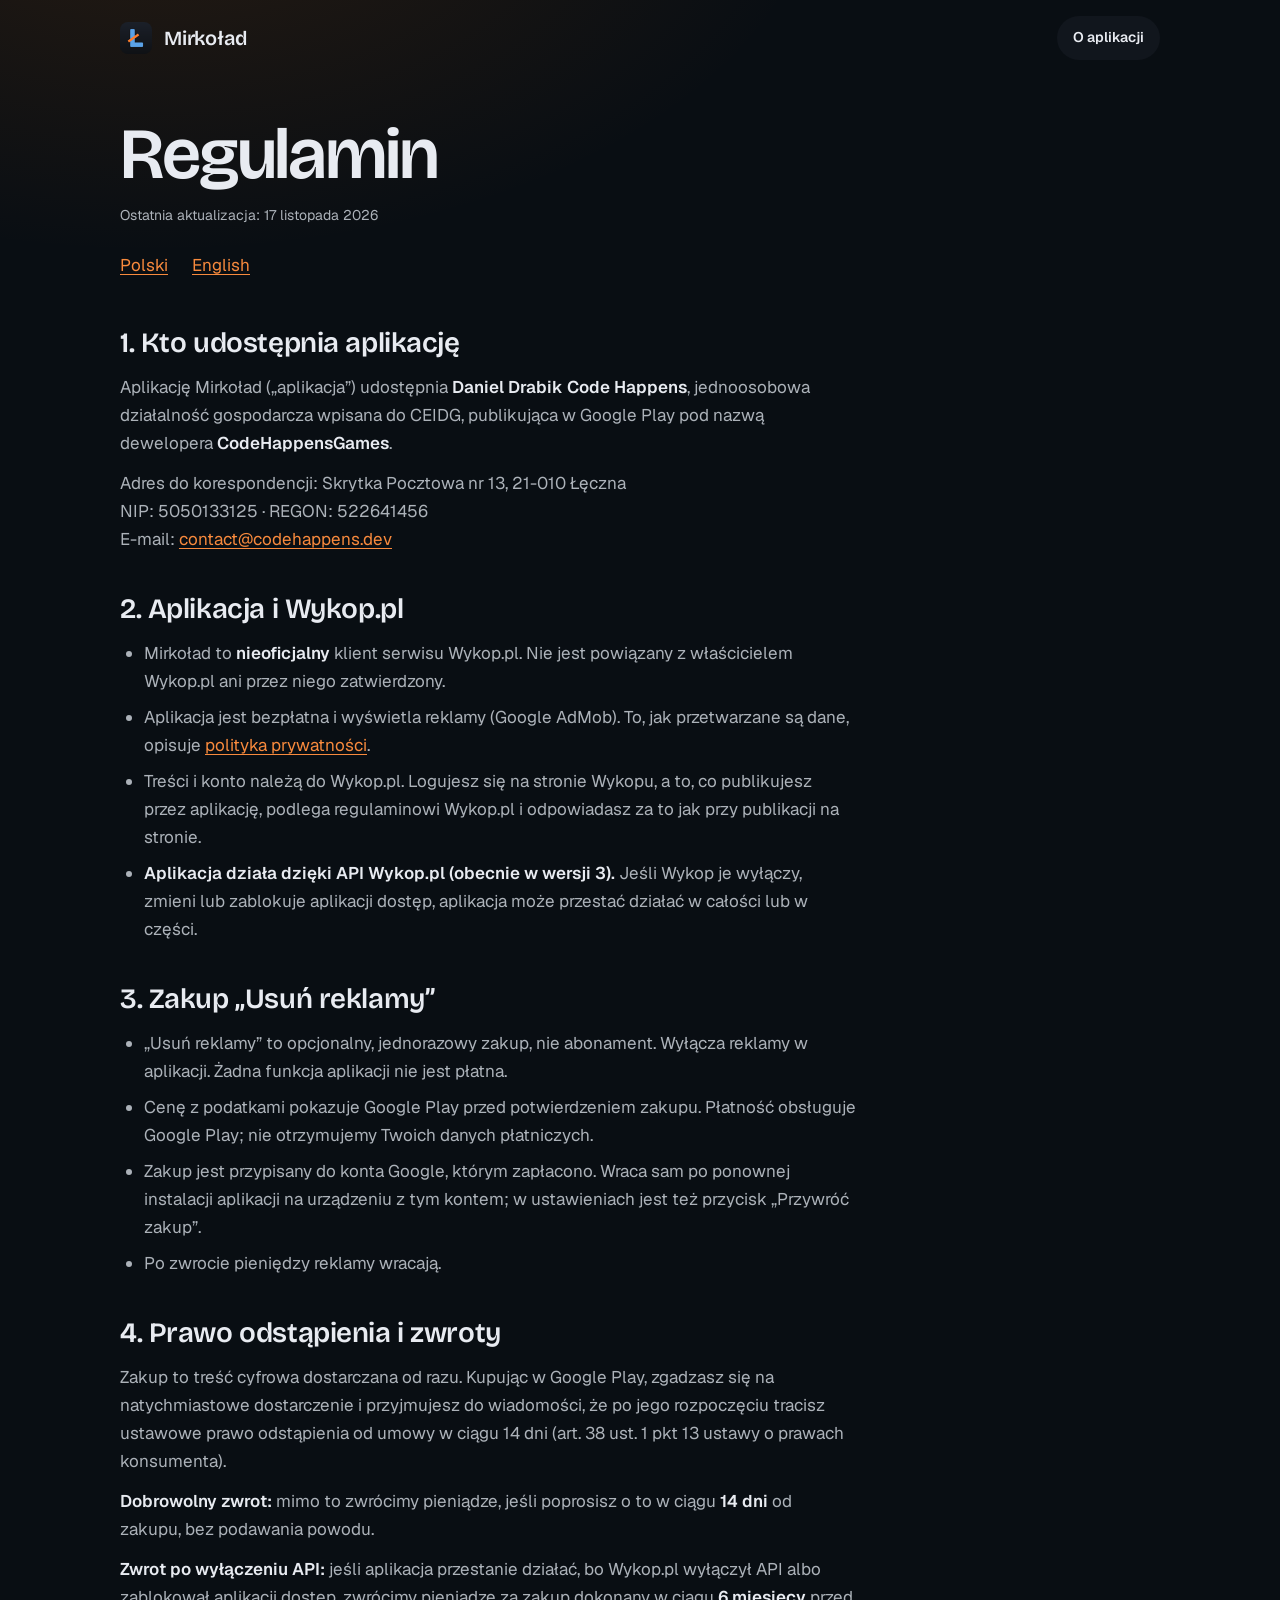
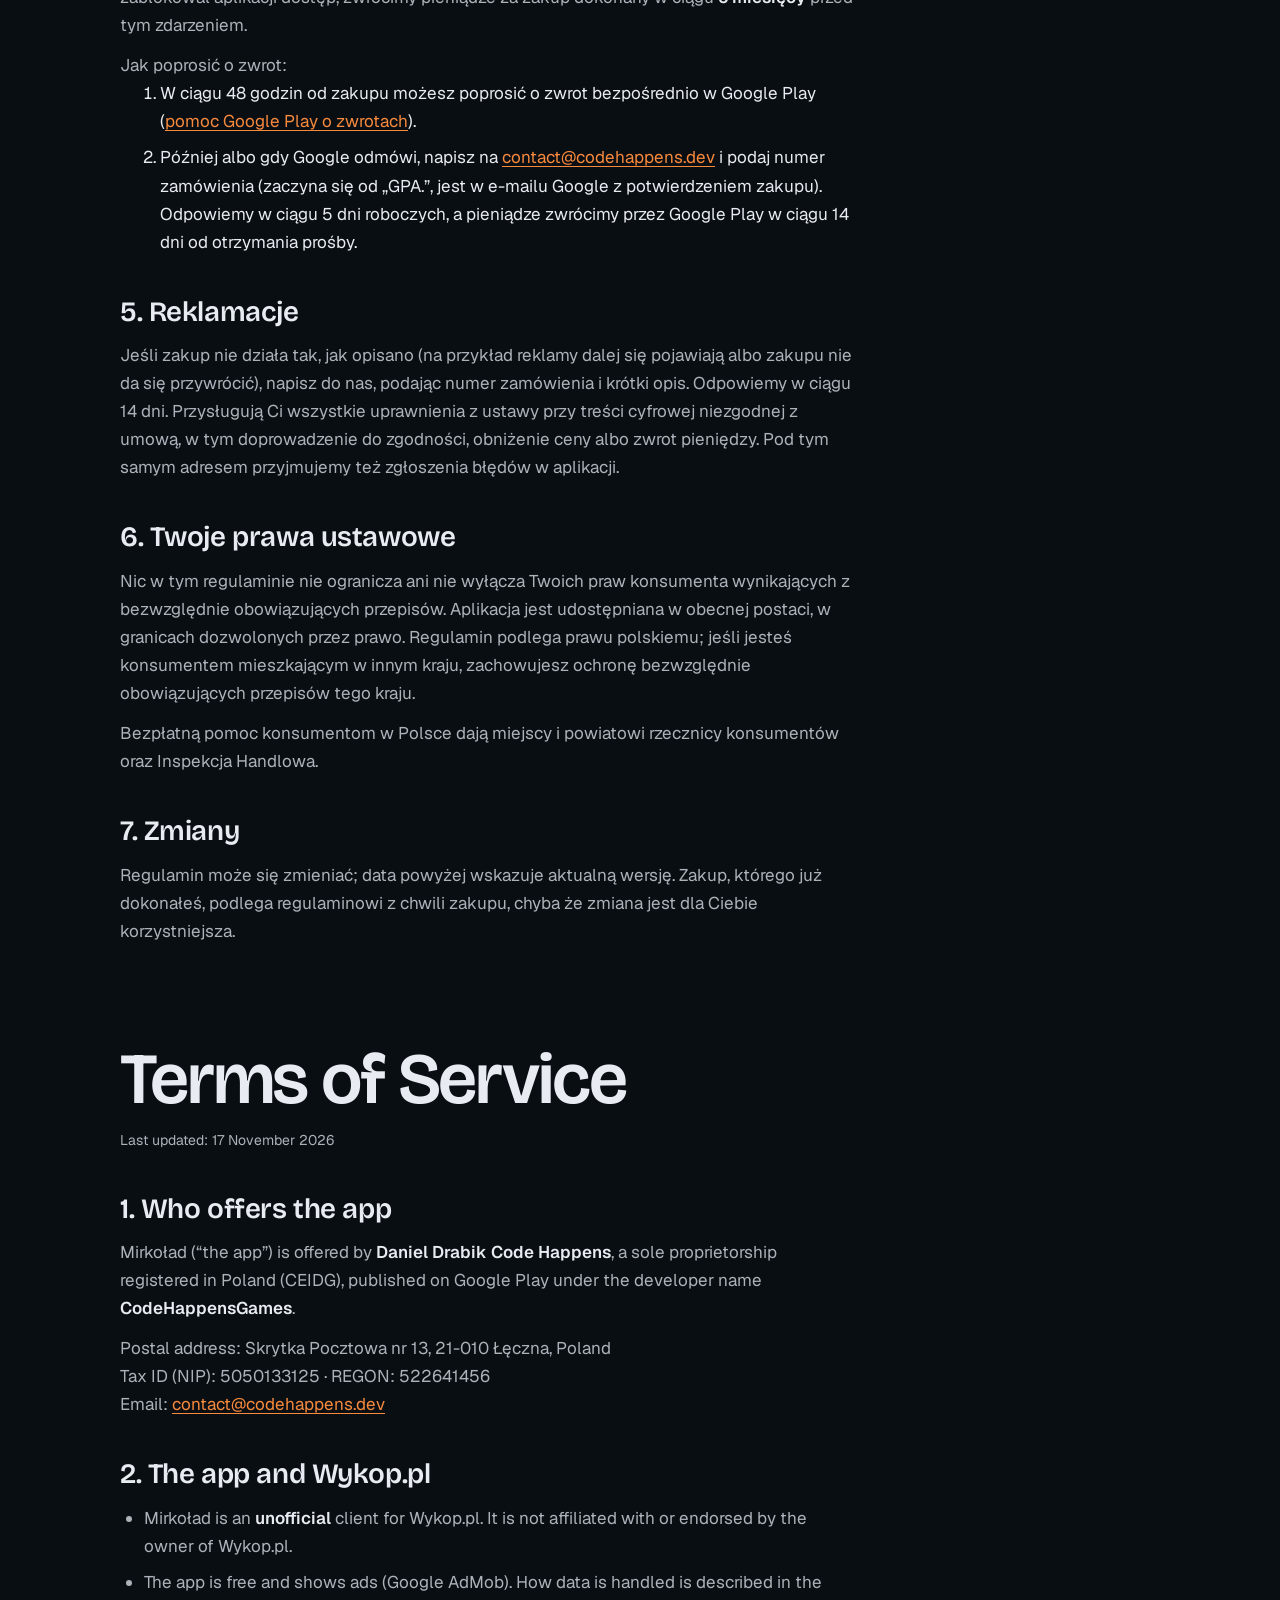
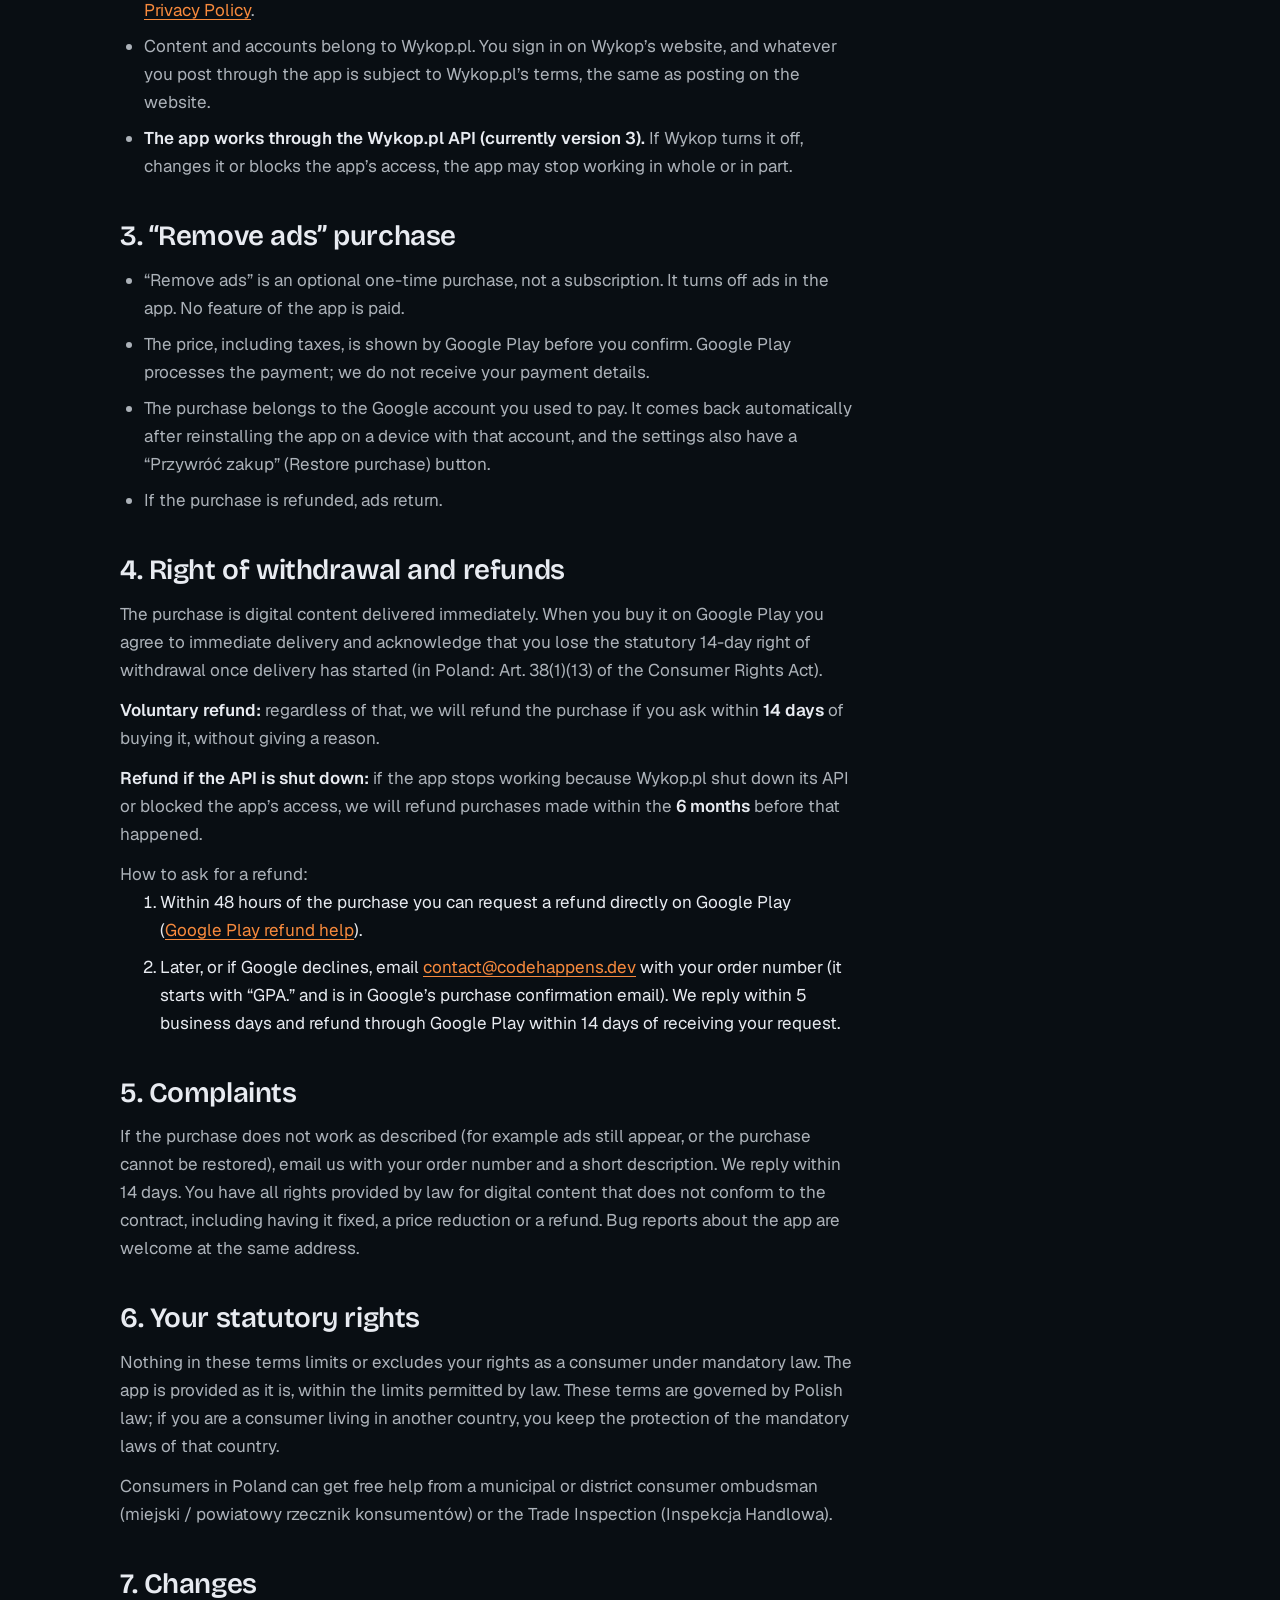
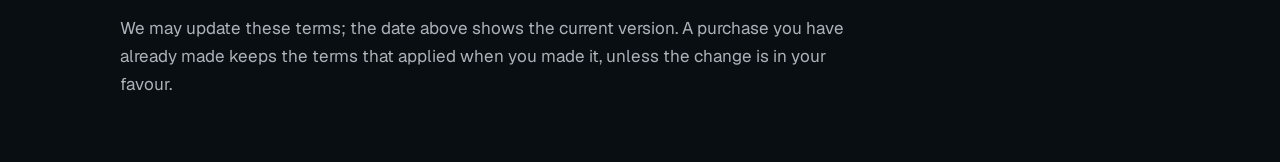
<file: terms.html>
<!doctype html>
<html lang="pl">
<head>
<meta charset="utf-8">
<meta name="viewport" content="width=device-width, initial-scale=1, viewport-fit=cover">
<title>Mirkoład — regulamin / Terms of Service</title>
<meta name="description" content="Regulamin aplikacji Mirkoład, nieoficjalnego klienta Wykop.pl na Androida: kto ją udostępnia, zakup „Usuń reklamy”, zwroty i reklamacje. Terms of service in Polish and English.">
<link rel="canonical" href="https://mirkolad.codehappens.dev/terms.html">
<link rel="icon" href="img/icon-64.png" type="image/png">
<link rel="preload" href="fonts/BricolageGrotesque-600-latin.woff2" as="font" type="font/woff2" crossorigin>
<link rel="stylesheet" href="site.css">
</head>
<body>

<header class="wrap top">
  <a class="top__mark" href="/"><img src="img/icon-64.png" alt="" width="64" height="64">Mirkoład</a>
  <a class="top__link" href="/">O aplikacji</a>
</header>

<main class="wrap doc">

  <section class="doc__part" id="pl">
    <h1 class="doc__title">Regulamin</h1>
    <p class="doc__date">Ostatnia aktualizacja: 17 listopada 2026</p>
    <nav class="doc__langs" aria-label="Język"><a href="#pl">Polski</a><a href="#en" lang="en">English</a></nav>

    <h2>1. Kto udostępnia aplikację</h2>
    <p>Aplikację Mirkoład („aplikacja”) udostępnia <strong>Daniel Drabik Code Happens</strong>, jednoosobowa działalność gospodarcza wpisana do CEIDG, publikująca w Google Play pod nazwą dewelopera <strong>CodeHappensGames</strong>.</p>
    <p>Adres do korespondencji: Skrytka Pocztowa nr 13, 21-010 Łęczna<br>
    NIP: 5050133125 · REGON: 522641456<br>
    E-mail: <a href="mailto:contact@codehappens.dev">contact@codehappens.dev</a></p>

    <h2>2. Aplikacja i Wykop.pl</h2>
    <ul>
      <li>Mirkoład to <strong>nieoficjalny</strong> klient serwisu Wykop.pl. Nie jest powiązany z właścicielem Wykop.pl ani przez niego zatwierdzony.</li>
      <li>Aplikacja jest bezpłatna i wyświetla reklamy (Google AdMob). To, jak przetwarzane są dane, opisuje <a href="privacy-policy.html">polityka prywatności</a>.</li>
      <li>Treści i konto należą do Wykop.pl. Logujesz się na stronie Wykopu, a to, co publikujesz przez aplikację, podlega regulaminowi Wykop.pl i odpowiadasz za to jak przy publikacji na stronie.</li>
      <li><strong>Aplikacja działa dzięki API Wykop.pl (obecnie w wersji 3).</strong> Jeśli Wykop je wyłączy, zmieni lub zablokuje aplikacji dostęp, aplikacja może przestać działać w całości lub w części.</li>
    </ul>

    <h2>3. Zakup „Usuń reklamy”</h2>
    <ul>
      <li>„Usuń reklamy” to opcjonalny, jednorazowy zakup, nie abonament. Wyłącza reklamy w aplikacji. Żadna funkcja aplikacji nie jest płatna.</li>
      <li>Cenę z podatkami pokazuje Google Play przed potwierdzeniem zakupu. Płatność obsługuje Google Play; nie otrzymujemy Twoich danych płatniczych.</li>
      <li>Zakup jest przypisany do konta Google, którym zapłacono. Wraca sam po ponownej instalacji aplikacji na urządzeniu z tym kontem; w ustawieniach jest też przycisk „Przywróć zakup”.</li>
      <li>Po zwrocie pieniędzy reklamy wracają.</li>
    </ul>

    <h2>4. Prawo odstąpienia i zwroty</h2>
    <p>Zakup to treść cyfrowa dostarczana od razu. Kupując w Google Play, zgadzasz się na natychmiastowe dostarczenie i przyjmujesz do wiadomości, że po jego rozpoczęciu tracisz ustawowe prawo odstąpienia od umowy w ciągu 14 dni (art. 38 ust. 1 pkt 13 ustawy o prawach konsumenta).</p>
    <p><strong>Dobrowolny zwrot:</strong> mimo to zwrócimy pieniądze, jeśli poprosisz o to w ciągu <strong>14 dni</strong> od zakupu, bez podawania powodu.</p>
    <p><strong>Zwrot po wyłączeniu API:</strong> jeśli aplikacja przestanie działać, bo Wykop.pl wyłączył API albo zablokował aplikacji dostęp, zwrócimy pieniądze za zakup dokonany w ciągu <strong>6 miesięcy</strong> przed tym zdarzeniem.</p>
    <p>Jak poprosić o zwrot:</p>
    <ol>
      <li>W ciągu 48 godzin od zakupu możesz poprosić o zwrot bezpośrednio w Google Play (<a href="https://support.google.com/googleplay/answer/2479637?hl=pl">pomoc Google Play o zwrotach</a>).</li>
      <li>Później albo gdy Google odmówi, napisz na <a href="mailto:contact@codehappens.dev">contact@codehappens.dev</a> i podaj numer zamówienia (zaczyna się od „GPA.”, jest w e-mailu Google z potwierdzeniem zakupu). Odpowiemy w ciągu 5 dni roboczych, a pieniądze zwrócimy przez Google Play w ciągu 14 dni od otrzymania prośby.</li>
    </ol>

    <h2>5. Reklamacje</h2>
    <p>Jeśli zakup nie działa tak, jak opisano (na przykład reklamy dalej się pojawiają albo zakupu nie da się przywrócić), napisz do nas, podając numer zamówienia i krótki opis. Odpowiemy w ciągu 14 dni. Przysługują Ci wszystkie uprawnienia z ustawy przy treści cyfrowej niezgodnej z umową, w tym doprowadzenie do zgodności, obniżenie ceny albo zwrot pieniędzy. Pod tym samym adresem przyjmujemy też zgłoszenia błędów w aplikacji.</p>

    <h2>6. Twoje prawa ustawowe</h2>
    <p>Nic w tym regulaminie nie ogranicza ani nie wyłącza Twoich praw konsumenta wynikających z bezwzględnie obowiązujących przepisów. Aplikacja jest udostępniana w obecnej postaci, w granicach dozwolonych przez prawo. Regulamin podlega prawu polskiemu; jeśli jesteś konsumentem mieszkającym w innym kraju, zachowujesz ochronę bezwzględnie obowiązujących przepisów tego kraju.</p>
    <p>Bezpłatną pomoc konsumentom w Polsce dają miejscy i powiatowi rzecznicy konsumentów oraz Inspekcja Handlowa.</p>

    <h2>7. Zmiany</h2>
    <p>Regulamin może się zmieniać; data powyżej wskazuje aktualną wersję. Zakup, którego już dokonałeś, podlega regulaminowi z chwili zakupu, chyba że zmiana jest dla Ciebie korzystniejsza.</p>
  </section>

  <section class="doc__part" id="en" lang="en">
    <h1 class="doc__title">Terms of Service</h1>
    <p class="doc__date">Last updated: 17 November 2026</p>

    <h2>1. Who offers the app</h2>
    <p>Mirkoład (“the app”) is offered by <strong>Daniel Drabik Code Happens</strong>, a sole proprietorship registered in Poland (CEIDG), published on Google Play under the developer name <strong>CodeHappensGames</strong>.</p>
    <p>Postal address: Skrytka Pocztowa nr 13, 21-010 Łęczna, Poland<br>
    Tax ID (NIP): 5050133125 · REGON: 522641456<br>
    Email: <a href="mailto:contact@codehappens.dev">contact@codehappens.dev</a></p>

    <h2>2. The app and Wykop.pl</h2>
    <ul>
      <li>Mirkoład is an <strong>unofficial</strong> client for Wykop.pl. It is not affiliated with or endorsed by the owner of Wykop.pl.</li>
      <li>The app is free and shows ads (Google AdMob). How data is handled is described in the <a href="privacy-policy.html#en">Privacy Policy</a>.</li>
      <li>Content and accounts belong to Wykop.pl. You sign in on Wykop’s website, and whatever you post through the app is subject to Wykop.pl’s terms, the same as posting on the website.</li>
      <li><strong>The app works through the Wykop.pl API (currently version 3).</strong> If Wykop turns it off, changes it or blocks the app’s access, the app may stop working in whole or in part.</li>
    </ul>

    <h2>3. “Remove ads” purchase</h2>
    <ul>
      <li>“Remove ads” is an optional one-time purchase, not a subscription. It turns off ads in the app. No feature of the app is paid.</li>
      <li>The price, including taxes, is shown by Google Play before you confirm. Google Play processes the payment; we do not receive your payment details.</li>
      <li>The purchase belongs to the Google account you used to pay. It comes back automatically after reinstalling the app on a device with that account, and the settings also have a “Przywróć zakup” (Restore purchase) button.</li>
      <li>If the purchase is refunded, ads return.</li>
    </ul>

    <h2>4. Right of withdrawal and refunds</h2>
    <p>The purchase is digital content delivered immediately. When you buy it on Google Play you agree to immediate delivery and acknowledge that you lose the statutory 14-day right of withdrawal once delivery has started (in Poland: Art. 38(1)(13) of the Consumer Rights Act).</p>
    <p><strong>Voluntary refund:</strong> regardless of that, we will refund the purchase if you ask within <strong>14 days</strong> of buying it, without giving a reason.</p>
    <p><strong>Refund if the API is shut down:</strong> if the app stops working because Wykop.pl shut down its API or blocked the app’s access, we will refund purchases made within the <strong>6 months</strong> before that happened.</p>
    <p>How to ask for a refund:</p>
    <ol>
      <li>Within 48 hours of the purchase you can request a refund directly on Google Play (<a href="https://support.google.com/googleplay/answer/2479637">Google Play refund help</a>).</li>
      <li>Later, or if Google declines, email <a href="mailto:contact@codehappens.dev">contact@codehappens.dev</a> with your order number (it starts with “GPA.” and is in Google’s purchase confirmation email). We reply within 5 business days and refund through Google Play within 14 days of receiving your request.</li>
    </ol>

    <h2>5. Complaints</h2>
    <p>If the purchase does not work as described (for example ads still appear, or the purchase cannot be restored), email us with your order number and a short description. We reply within 14 days. You have all rights provided by law for digital content that does not conform to the contract, including having it fixed, a price reduction or a refund. Bug reports about the app are welcome at the same address.</p>

    <h2>6. Your statutory rights</h2>
    <p>Nothing in these terms limits or excludes your rights as a consumer under mandatory law. The app is provided as it is, within the limits permitted by law. These terms are governed by Polish law; if you are a consumer living in another country, you keep the protection of the mandatory laws of that country.</p>
    <p>Consumers in Poland can get free help from a municipal or district consumer ombudsman (miejski / powiatowy rzecznik konsumentów) or the Trade Inspection (Inspekcja Handlowa).</p>

    <h2>7. Changes</h2>
    <p>We may update these terms; the date above shows the current version. A purchase you have already made keeps the terms that applied when you made it, unless the change is in your favour.</p>
  </section>

</main>

</body>
</html>
</file>
<file: home.css>
/* Czcionki (dawniej fonts/home-fonts.css) — w tym samym pliku, żeby nie blokować renderowania drugim żądaniem. */
/* latin-ext */
@font-face {
  font-family: 'Anybody';
  font-style: normal;
  font-weight: 600 900;
  font-stretch: 75% 125%;
  font-display: swap;
  src: url(fonts/Anybody-0-latin-ext.woff2) format('woff2');
  unicode-range: U+0100-02BA, U+02BD-02C5, U+02C7-02CC, U+02CE-02D7, U+02DD-02FF, U+0304, U+0308, U+0329, U+1D00-1DBF, U+1E00-1E9F, U+1EF2-1EFF, U+2020, U+20A0-20AB, U+20AD-20C4, U+2113, U+2C60-2C7F, U+A720-A7FF;
}
/* latin */
@font-face {
  font-family: 'Anybody';
  font-style: normal;
  font-weight: 600 900;
  font-stretch: 75% 125%;
  font-display: swap;
  src: url(fonts/Anybody-1-latin.woff2) format('woff2');
  unicode-range: U+0000-00FF, U+0131, U+0152-0153, U+02BB-02BC, U+02C6, U+02DA, U+02DC, U+0304, U+0308, U+0329, U+2000-206F, U+20AC, U+2122, U+2191, U+2193, U+2212, U+2215, U+FEFF, U+FFFD;
}
/* latin-ext */
@font-face {
  font-family: 'Caveat';
  font-style: normal;
  font-weight: 600;
  font-display: swap;
  src: url(fonts/Caveat-2-latin-ext.woff2) format('woff2');
  unicode-range: U+0100-02BA, U+02BD-02C5, U+02C7-02CC, U+02CE-02D7, U+02DD-02FF, U+0304, U+0308, U+0329, U+1D00-1DBF, U+1E00-1E9F, U+1EF2-1EFF, U+2020, U+20A0-20AB, U+20AD-20C4, U+2113, U+2C60-2C7F, U+A720-A7FF;
}
/* latin */
@font-face {
  font-family: 'Caveat';
  font-style: normal;
  font-weight: 600;
  font-display: swap;
  src: url(fonts/Caveat-3-latin.woff2) format('woff2');
  unicode-range: U+0000-00FF, U+0131, U+0152-0153, U+02BB-02BC, U+02C6, U+02DA, U+02DC, U+0304, U+0308, U+0329, U+2000-206F, U+20AC, U+2122, U+2191, U+2193, U+2212, U+2215, U+FEFF, U+FFFD;
}
/* latin-ext */
@font-face {
  font-family: 'Caveat';
  font-style: normal;
  font-weight: 700;
  font-display: swap;
  src: url(fonts/Caveat-2-latin-ext.woff2) format('woff2');
  unicode-range: U+0100-02BA, U+02BD-02C5, U+02C7-02CC, U+02CE-02D7, U+02DD-02FF, U+0304, U+0308, U+0329, U+1D00-1DBF, U+1E00-1E9F, U+1EF2-1EFF, U+2020, U+20A0-20AB, U+20AD-20C4, U+2113, U+2C60-2C7F, U+A720-A7FF;
}
/* latin */
@font-face {
  font-family: 'Caveat';
  font-style: normal;
  font-weight: 700;
  font-display: swap;
  src: url(fonts/Caveat-3-latin.woff2) format('woff2');
  unicode-range: U+0000-00FF, U+0131, U+0152-0153, U+02BB-02BC, U+02C6, U+02DA, U+02DC, U+0304, U+0308, U+0329, U+2000-206F, U+20AC, U+2122, U+2191, U+2193, U+2212, U+2215, U+FEFF, U+FFFD;
}
/* latin-ext */
@font-face {
  font-family: 'Instrument Sans';
  font-style: normal;
  font-weight: 400;
  font-stretch: 100%;
  font-display: swap;
  src: url(fonts/InstrumentSans-4-latin-ext.woff2) format('woff2');
  unicode-range: U+0100-02BA, U+02BD-02C5, U+02C7-02CC, U+02CE-02D7, U+02DD-02FF, U+0304, U+0308, U+0329, U+1D00-1DBF, U+1E00-1E9F, U+1EF2-1EFF, U+2020, U+20A0-20AB, U+20AD-20C4, U+2113, U+2C60-2C7F, U+A720-A7FF;
}
/* latin */
@font-face {
  font-family: 'Instrument Sans';
  font-style: normal;
  font-weight: 400;
  font-stretch: 100%;
  font-display: swap;
  src: url(fonts/InstrumentSans-5-latin.woff2) format('woff2');
  unicode-range: U+0000-00FF, U+0131, U+0152-0153, U+02BB-02BC, U+02C6, U+02DA, U+02DC, U+0304, U+0308, U+0329, U+2000-206F, U+20AC, U+2122, U+2191, U+2193, U+2212, U+2215, U+FEFF, U+FFFD;
}
/* latin-ext */
@font-face {
  font-family: 'Instrument Sans';
  font-style: normal;
  font-weight: 600;
  font-stretch: 100%;
  font-display: swap;
  src: url(fonts/InstrumentSans-4-latin-ext.woff2) format('woff2');
  unicode-range: U+0100-02BA, U+02BD-02C5, U+02C7-02CC, U+02CE-02D7, U+02DD-02FF, U+0304, U+0308, U+0329, U+1D00-1DBF, U+1E00-1E9F, U+1EF2-1EFF, U+2020, U+20A0-20AB, U+20AD-20C4, U+2113, U+2C60-2C7F, U+A720-A7FF;
}
/* latin */
@font-face {
  font-family: 'Instrument Sans';
  font-style: normal;
  font-weight: 600;
  font-stretch: 100%;
  font-display: swap;
  src: url(fonts/InstrumentSans-5-latin.woff2) format('woff2');
  unicode-range: U+0000-00FF, U+0131, U+0152-0153, U+02BB-02BC, U+02C6, U+02DA, U+02DC, U+0304, U+0308, U+0329, U+2000-206F, U+20AC, U+2122, U+2191, U+2193, U+2212, U+2215, U+FEFF, U+FFFD;
}

/* Hallmark · route: custom (bespoke) · structure: zeszyt w kratkę — sceny funkcji z dużym zrzutem i odręcznymi adnotacjami markerem
 * idea: "ktoś pokazuje Ci aplikację i dopisuje na marginesie, gdzie patrzeć"
 * paper: oklch(96% 0.008 250) + kratka · accent: oklch(66% 0.18 48) (pomarańcz z ikony Ł) · display: Anybody · body: Instrument Sans · outlier: Caveat (adnotacje)
 * axes: light / display-heavy / warm · gates: all-pass · studied: no · context: inferred
 */
/* Layout: sceny na przemian tekst | zrzut, adnotacje wychodzą ze zrzutu na margines; na telefonie numerki na zrzucie + lista pod spodem */
:root {
  --color-paper: oklch(96.5% 0.008 250);
  --color-grid: oklch(88% 0.03 245);
  --color-ink: oklch(23% 0.035 262);
  --color-ink-2: oklch(42% 0.03 262);
  --color-marker: oklch(64% 0.19 46);
  --color-marker-ink: oklch(98% 0.01 60);
  --color-rule: oklch(80% 0.02 250);
  --color-tape: oklch(88% 0.06 85 / 0.72);
  --color-shot-edge: oklch(30% 0.03 262);
  --color-focus: oklch(55% 0.2 46);

  --font-display: "Anybody", "Arial Narrow", sans-serif;
  --font-body: "Instrument Sans", ui-sans-serif, sans-serif;
  --font-hand: "Caveat", "Segoe Print", cursive;

  --space-xs: 0.5rem; --space-sm: 0.75rem; --space-md: 1rem; --space-lg: 1.5rem;
  --space-xl: 2.5rem; --space-2xl: 4rem; --space-3xl: 7rem;
  --text-sm: 0.9rem; --text-lg: 1.2rem;
  --text-h2: clamp(2rem, 3.4vw + 1rem, 3.6rem);
  --text-display: clamp(2.4rem, 7vw + 1rem, 6.6rem);
  --hand: clamp(1.3rem, 0.6vw + 1.05rem, 1.65rem);
  --cell: 24px;
  --ease-out: cubic-bezier(0.16, 1, 0.3, 1);
  --dur: 180ms;
  color-scheme: light;
}
@media (prefers-color-scheme: dark) {
  :root:not([data-theme="light"]) {
    --color-paper: oklch(18% 0.025 262);
    --color-grid: oklch(25% 0.03 262);
    --color-ink: oklch(94% 0.01 250);
    --color-ink-2: oklch(76% 0.02 250);
    --color-marker: oklch(74% 0.17 52);
    --color-marker-ink: oklch(18% 0.025 262);
    --color-rule: oklch(32% 0.03 262);
    --color-tape: oklch(80% 0.05 85 / 0.45);
    --color-shot-edge: oklch(40% 0.03 262);
    --color-focus: oklch(78% 0.17 52);
    color-scheme: dark;
  }
}
:root[data-theme="dark"] {
  --color-paper: oklch(18% 0.025 262);
  --color-grid: oklch(25% 0.03 262);
  --color-ink: oklch(94% 0.01 250);
  --color-ink-2: oklch(76% 0.02 250);
  --color-marker: oklch(74% 0.17 52);
  --color-marker-ink: oklch(18% 0.025 262);
  --color-rule: oklch(32% 0.03 262);
  --color-tape: oklch(80% 0.05 85 / 0.45);
  --color-shot-edge: oklch(40% 0.03 262);
  --color-focus: oklch(78% 0.17 52);
  color-scheme: dark;
}

*, *::before, *::after { box-sizing: border-box; }
html, body { overflow-x: clip; }
body {
  margin: 0;
  color: var(--color-ink);
  background-color: var(--color-paper);
  background-image:
    linear-gradient(var(--color-grid) 1px, transparent 1px),
    linear-gradient(90deg, var(--color-grid) 1px, transparent 1px);
  background-size: var(--cell) var(--cell);
  font: 400 1.05rem/1.6 var(--font-body);
}
a { color: inherit; text-underline-offset: 3px; }
:focus-visible { outline: 3px solid var(--color-focus); outline-offset: 3px; border-radius: 4px; }
img { display: block; max-width: 100%; height: auto; }
h1, h2, h3 { text-wrap: balance; }
.wrap { width: 100%; max-width: 72rem; margin-inline: auto;
  padding-left: max(16px, env(safe-area-inset-left, 0px), 4vw); padding-right: max(16px, env(safe-area-inset-right, 0px), 4vw); }

/* Góra */
.top { display: flex; align-items: center; justify-content: space-between; gap: var(--space-md); padding-block: var(--space-lg); }
.mark { display: inline-flex; align-items: center; gap: var(--space-sm); text-decoration: none; white-space: nowrap;
  font: 850 1.35rem/1 var(--font-display); font-stretch: 90%; }
.mark img { width: 2.4rem; height: 2.4rem; border-radius: 0.6rem; }
.top nav { display: flex; gap: var(--space-lg); font-weight: 600; font-size: var(--text-sm); }
.top nav a { white-space: nowrap; text-decoration: none; }
.top nav a:hover { text-decoration: underline; }
.top .opt { display: none; }
@media (min-width: 40rem) { .top .opt { display: inline; } }

/* Hero */
.hero { display: grid; gap: var(--space-xl); padding-block: var(--space-xl) var(--space-3xl); align-items: center; }
@media (min-width: 56rem) { .hero { grid-template-columns: minmax(0, 1.15fr) minmax(0, 1fr); } }
.hero h1 { margin: 0 0 var(--space-lg); font: 900 var(--text-display)/0.92 var(--font-display); font-stretch: 80%; letter-spacing: -0.01em; overflow-wrap: anywhere; min-width: 0; }
.hero > div:first-child { container-type: inline-size; min-width: 0; }
.hero h1 { font-size: min(6.6rem, 14cqi); overflow-wrap: normal; }
.hero h1 .u { white-space: nowrap; }
.hero h1 .u { background: linear-gradient(transparent 62%, var(--color-marker) 62%, var(--color-marker) 88%, transparent 88%); padding-inline: 0.04em; }
.hero p { margin: 0 0 var(--space-lg); font-size: var(--text-lg); max-width: 34ch; color: var(--color-ink-2); }
.hero p strong { color: var(--color-ink); font-weight: 600; }
.state { display: inline-flex; align-items: center; gap: var(--space-sm); padding: 0.55rem 1rem; border: 2px solid var(--color-ink); border-radius: 999px; font-weight: 600; white-space: nowrap; background: var(--color-paper); }
.state::before { content: ""; width: 0.6rem; height: 0.6rem; border-radius: 50%; background: var(--color-marker); }
a.state { color: var(--color-ink); text-decoration: none; transition: background-color .15s, color .15s; }
a.state:hover, a.state:focus-visible { background: var(--color-ink); color: var(--color-paper); }
.hero__note { margin-top: var(--space-md); font: 700 var(--hand)/1.2 var(--font-hand); color: var(--color-marker); }

.stack { position: relative; min-height: 0; display: grid; place-items: center; padding-block: var(--space-lg); }

/* Zrzut: prawdziwy obraz, cienka krawędź, taśma */
.shot { position: relative; margin: 0; }
.shot img { border-radius: 1.1rem; border: 2px solid var(--color-shot-edge); box-shadow: 0 1px 0 var(--color-shot-edge); }
.shot--tape::before { content: ""; position: absolute; top: -0.9rem; left: 50%; width: 6.5rem; height: 1.7rem; transform: translateX(-50%) rotate(-4deg);
  background: var(--color-tape); z-index: 3; }

/* Sceny */
.scene { display: grid; gap: var(--space-xl); padding-block: var(--space-2xl); align-items: center; }
.scene + .scene { border-top: 2px dashed var(--color-rule); }
@media (min-width: 56rem) {
  .scene { grid-template-columns: minmax(0, 1fr) minmax(0, 1.1fr); gap: var(--space-2xl); padding-block: var(--space-3xl); }
  .scene--flip .scene__text { order: 2; }
}
.scene__text h2 { margin: 0 0 var(--space-md); font: 880 var(--text-h2)/1 var(--font-display); font-stretch: 85%; }
.scene__text p { margin: 0 0 var(--space-md); max-width: 44ch; color: var(--color-ink-2); }
.scene__text p:last-child { margin-bottom: 0; }
.ticker { font-weight: 600; color: var(--color-marker); white-space: nowrap; }

/* Adnotacje */
.board { position: relative; display: flex; justify-content: center; gap: var(--space-lg); }
.board .shot { width: min(100%, 18.5rem); align-self: flex-start; } /* bez rozciągania: znaczniki to procenty wysokości zrzutu */
@media (min-width: 72rem) { .board--r { justify-content: flex-start; } .board--l { justify-content: flex-end; } .board--pair .pin span, .board--pair .pin::after { display: none; } .notes--keep { display: grid !important; } }
.pin { position: absolute; top: var(--y); left: var(--x); width: 0; height: 0; z-index: 4; }
.pin i { position: absolute; left: -0.85rem; top: -0.85rem; width: 1.7rem; height: 1.7rem; border-radius: 50%; display: grid; place-items: center;
  background: var(--color-marker); color: var(--color-marker-ink); font: 700 1.05rem/1 var(--font-hand); font-style: normal;
  box-shadow: 0 0 0 3px var(--color-paper); }
.pin span { display: none; }
.notes { list-style: none; margin: var(--space-lg) 0 0; padding: 0; display: grid; gap: var(--space-xs); font: 700 var(--hand)/1.2 var(--font-hand); color: var(--color-marker); }
.notes li { display: flex; gap: var(--space-sm); align-items: baseline; }
.notes b { flex: none; width: 1.6rem; height: 1.6rem; border-radius: 50%; display: inline-grid; place-items: center; background: var(--color-marker); color: var(--color-marker-ink); font-size: 1rem; }
@media (min-width: 72rem) {
  .pin span { display: block; position: absolute; top: -0.85rem; white-space: nowrap; font: 700 var(--hand)/1.1 var(--font-hand); color: var(--color-marker); }
  .pin--r span { left: calc(var(--reach) + 1.2rem); }
  .pin--l span { right: calc(var(--reach) + 1.2rem); text-align: right; }
  .pin::after { content: ""; position: absolute; top: -1px; height: 0; border-top: 2px dashed var(--color-marker); width: var(--reach); }
  .pin--r::after { left: 0.9rem; }
  .pin--l::after { right: 0.9rem; }
  .notes { display: none; }
}

/* Motywy */
.themes { display: grid; grid-auto-flow: column; grid-auto-columns: minmax(12rem, 1fr); gap: var(--space-lg); overflow-x: auto; padding-bottom: var(--space-sm); scroll-snap-type: x mandatory; }
.themes figure { margin: 0; scroll-snap-align: start; }
.themes figcaption { margin-top: var(--space-sm); font: 700 var(--hand)/1 var(--font-hand); color: var(--color-marker); text-align: center; }
.themes img { border-radius: 1rem; border: 2px solid var(--color-shot-edge); }

.wide { margin: 0; }
.wide img { border-radius: 1rem; border: 2px solid var(--color-shot-edge); width: 100%; }
.wide figcaption { margin-top: var(--space-sm); font: 700 var(--hand)/1.2 var(--font-hand); color: var(--color-marker); }

/* I jeszcze */
.more { padding-block: var(--space-3xl); border-top: 2px dashed var(--color-rule); }
.more h2 { margin: 0 0 var(--space-xl); font: 880 var(--text-h2)/1 var(--font-display); font-stretch: 85%; }
.more ul { list-style: none; margin: 0; padding: 0; display: grid; gap: var(--space-md) var(--space-xl); }
@media (min-width: 44rem) { .more ul { grid-template-columns: repeat(2, minmax(0, 1fr)); } }
@media (min-width: 66rem) { .more ul { grid-template-columns: repeat(3, minmax(0, 1fr)); } }
.more li { padding-left: 1.6rem; position: relative; }
.more li::before { content: "✓"; position: absolute; left: 0; top: 0; font: 700 1.3rem/1.3 var(--font-hand); color: var(--color-marker); }
.more li b { display: block; font-weight: 600; }
.more li span { color: var(--color-ink-2); font-size: var(--text-sm); }

/* Pytania */
.faq { padding-block: var(--space-2xl) var(--space-3xl); border-top: 2px dashed var(--color-rule); }
.faq h2 { margin: 0 0 var(--space-xl); font: 880 var(--text-h2)/1 var(--font-display); font-stretch: 85%; }
.faq dl { margin: 0; display: grid; gap: var(--space-xl) var(--space-2xl); }
@media (min-width: 48rem) { .faq dl { grid-template-columns: repeat(2, minmax(0, 1fr)); } }
.faq dt { font: 800 1.25rem/1.2 var(--font-display); font-stretch: 90%; margin-bottom: var(--space-xs); }
.faq dd { margin: 0; color: var(--color-ink-2); max-width: 58ch; }
.faq dd + dd { margin-top: var(--space-xs); }
.faq strong { color: var(--color-ink); }

.foot { padding-block: var(--space-xl) var(--space-2xl); border-top: 2px solid var(--color-ink); display: grid; gap: var(--space-md); }
.foot__line { margin: 0; font: 700 clamp(1.6rem, 2vw + 1rem, 2.4rem)/1.1 var(--font-hand); color: var(--color-marker); }
.foot nav { display: flex; flex-wrap: wrap; gap: var(--space-xs) var(--space-lg); font-weight: 600; font-size: var(--text-sm); }
.foot nav a { white-space: nowrap; }
.foot p { margin: 0; font-size: 0.82rem; color: var(--color-ink-2); max-width: 80ch; }

/* Pozycje adnotacji (procent szerokości i wysokości zrzutu) */
.p5 { --x: -2.6%; --y: 16.7%; --reach: 6rem }
.p6 { --x: -1.1%; --y: 76%; --reach: 4.6rem }
.p7 { --x: 50%; --y: 87.5%; --reach: 10.8rem }
.p8 { --x: 102%; --y: 11.6%; --reach: 2.4rem }
.p9 { --x: 102%; --y: 17.5%; --reach: 2.4rem }
.scene[data-one] { grid-template-columns: minmax(0, 1fr); }

/* Rysunek na górze strony: karty komentarzy układają się w listę, strzałki „kto komu”, podświetlenie rodzica.
   Pętla 9 s, tylko CSS (styl jak gridlit.codehappens.dev). */
.hero-art { width: min(100%, 27rem); height: auto; overflow: visible; --loop: 9s; }
.hero-art .c1 { --dx:-34px; --dy:46px; --r:-8deg; }
.hero-art .c2 { --dx:48px; --dy:-18px; --r:7deg; }
.hero-art .c3 { --dx:-26px; --dy:-40px; --r:-5deg; }
.hero-art .c4 { --dx:36px; --dy:12px; --r:9deg; }
.hero-art .c5 { --dx:-44px; --dy:-70px; --r:-11deg; }
.hero-art .bg { fill: #171a20; }
.hero-art .flash { fill: #2a4a73; opacity: 0; }
.hero-art .name { fill: #ff8a3d; }
.hero-art .meta { fill: #4a515d; }
.hero-art .badge { fill: #24476d; }
.hero-art .txt { fill: #8b93a1; }
.hero-art .reply { fill: none; stroke: #6b7380; stroke-width: 1.6; stroke-linecap: round; stroke-linejoin: round; }
.hero-art .reply-text { fill: #5d6573; }
.hero-art .card { filter: drop-shadow(0 6px 10px oklch(20% 0.03 262 / 0.28)); }
.hero-art .arrow, .hero-art .head { fill: none; stroke: var(--color-marker); stroke-width: 2.6; stroke-linecap: round; stroke-linejoin: round; }
.hero-art .tap { fill: oklch(100% 0 0 / 0.35); stroke: #fff; stroke-width: 2; opacity: 0; }
.hero-art .arrow { stroke-dasharray: 1; stroke-dashoffset: 0; }
@media (prefers-reduced-motion: no-preference) {
  .hero-art .card { animation: tidy var(--loop) var(--ease-out) infinite; transform-box: fill-box; transform-origin: center; }
  .hero-art .c2 { animation-delay: 60ms; } .hero-art .c3 { animation-delay: 120ms; }
  .hero-art .c4 { animation-delay: 180ms; } .hero-art .c5 { animation-delay: 240ms; }
  .hero-art .arrow { animation: draw var(--loop) ease-in-out infinite; }
  .hero-art .head { animation: head var(--loop) ease-out infinite; }
  .hero-art .a2 { animation-name: draw2; } .hero-art .head.a2 { animation-name: head2; }
  .hero-art .a3 { animation-name: draw3; } .hero-art .head.a3 { animation-name: head3; }
  .hero-art .tap { animation: tap var(--loop) ease-out infinite; transform-box: fill-box; transform-origin: center; }
  .hero-art .flash { animation: flash var(--loop) ease-out infinite; }
}
@keyframes tidy {
  0% { transform: translate(var(--dx), var(--dy)) rotate(var(--r)); opacity: 0; }
  5%, 12% { transform: translate(var(--dx), var(--dy)) rotate(var(--r)); opacity: 1; }
  24%, 92% { transform: none; opacity: 1; }
  98%, 100% { transform: none; opacity: 0; }
}
@keyframes draw  { 0%, 28% { stroke-dashoffset: 1; } 36%, 92% { stroke-dashoffset: 0; opacity: 1; } 98%, 100% { stroke-dashoffset: 0; opacity: 0; } }
@keyframes draw2 { 0%, 34% { stroke-dashoffset: 1; } 42%, 92% { stroke-dashoffset: 0; opacity: 1; } 98%, 100% { stroke-dashoffset: 0; opacity: 0; } }
@keyframes draw3 { 0%, 58% { stroke-dashoffset: 1; } 68%, 92% { stroke-dashoffset: 0; opacity: 1; } 98%, 100% { stroke-dashoffset: 0; opacity: 0; } }
@keyframes head  { 0%, 35% { opacity: 0; } 37%, 92% { opacity: 1; } 98%, 100% { opacity: 0; } }
@keyframes head2 { 0%, 41% { opacity: 0; } 43%, 92% { opacity: 1; } 98%, 100% { opacity: 0; } }
@keyframes head3 { 0%, 67% { opacity: 0; } 69%, 92% { opacity: 1; } 98%, 100% { opacity: 0; } }
@keyframes tap { 0%, 48% { opacity: 0; transform: scale(1.3); } 51% { opacity: 1; transform: scale(1); } 54% { opacity: 1; transform: scale(0.8); } 58%, 100% { opacity: 0; transform: scale(1); } }
@keyframes flash { 0%, 66% { opacity: 0; } 70% { opacity: 1; } 86% { opacity: 1; } 92%, 100% { opacity: 0; } }

/* Wideo z aplikacji (sekcja wątków): startuje dopiero na ekranie (js/clips.js), bez dźwięku, w pętli. */
.clip { margin: 0; display: grid; justify-items: center; }
.clip video { display: block; width: min(100%, 19rem); height: auto; border-radius: 1.1rem; border: 2px solid var(--color-shot-edge);
  background: #0b0d11; box-shadow: 0 1px 0 var(--color-shot-edge); }
</file>
<file: site.css>
/* Hallmark · genre: atmospheric · macrostructure: Conversational FAQ · theme: custom-tuned Midnight · enrichment: none (prawdziwa ikona aplikacji) · nav: N9 · footer: Ft5
 * tone: soft · vibe: "ciemno, spokojnie, barwy ikony Ł" · paper oklch(16% 0.014 255) · accent oklch(74% 0.16 52)
 * fonts: Bricolage Grotesque + Geist · axes: dark / rounded grotesk / warm
 * pre-emit critique: P4 H4 E4 S5 R5 V5
 */
@import url("fonts/fonts.css");
@import url("tokens.css");

*, *::before, *::after { box-sizing: border-box; }

html, body { overflow-x: clip; }

html {
  -webkit-text-size-adjust: 100%;
  text-size-adjust: 100%;
  background: var(--color-paper);
}

body {
  margin: 0;
  min-height: 100dvh;
  background:
    radial-gradient(60rem 34rem at 12% -8rem, var(--color-bloom), var(--color-clear) 70%)
    no-repeat var(--color-paper);
  color: var(--color-ink);
  font-family: var(--font-body);
  font-size: var(--text-base);
  font-weight: 400;
  line-height: 1.65;
}

h1, h2, h3, p, ul, ol { margin: 0; }
img { display: block; max-width: 100%; height: auto; }

a { color: var(--color-accent); text-underline-offset: 0.2em; }
a:focus-visible {
  outline: 2px solid var(--color-focus);
  outline-offset: 3px;
  border-radius: var(--space-2xs);
}

.wrap {
  max-width: var(--page-max);
  margin-inline: auto;
  padding-inline: var(--page-gutter);
}

/* N9 · edge-aligned minimal */
.top {
  display: flex;
  align-items: center;
  justify-content: space-between;
  gap: var(--space-md);
  padding-block: var(--space-md);
}
.top__mark {
  display: inline-flex;
  align-items: center;
  gap: var(--space-sm);
  min-height: 44px;
  font-family: var(--font-display);
  font-size: var(--text-md);
  font-weight: 600;
  letter-spacing: -0.01em;
  color: var(--color-ink);
  text-decoration: none;
  white-space: nowrap;
}
.top__mark img { width: 2rem; height: 2rem; border-radius: var(--space-xs); }
.top__link {
  display: inline-flex;
  align-items: center;
  min-height: 44px;
  padding-inline: var(--space-md);
  border-radius: var(--radius-pill);
  background: var(--color-paper-2);
  color: var(--color-ink);
  font-size: var(--text-sm);
  font-weight: 600;
  text-decoration: none;
  white-space: nowrap;
  transition: background-color var(--dur-short) var(--ease-out);
}
.top__link:active { background: var(--color-paper-3); }

/* Hero */
.hero { padding-block: var(--space-2xl) var(--space-xl); }
.hero__icon {
  width: 6rem;
  height: 6rem;
  border-radius: var(--radius-lg);
}
.hero__text { min-width: 0; }
.hero__title {
  margin-top: var(--space-lg);
  font-family: var(--font-display);
  font-size: var(--text-display);
  font-weight: 600;
  line-height: 1.06;
  letter-spacing: -0.03em;
  max-width: 13ch;
  min-width: 0;
  overflow-wrap: anywhere;
}
.hero__lede {
  margin-top: var(--space-lg);
  max-width: 56ch;
  font-size: var(--text-md);
  line-height: 1.55;
  color: var(--color-muted);
}
.hero__state {
  display: inline-flex;
  align-items: center;
  gap: var(--space-xs);
  margin-top: var(--space-lg);
  padding: var(--space-xs) var(--space-md);
  border-radius: var(--radius-pill);
  background: var(--color-paper-2);
  font-size: var(--text-sm);
  font-weight: 600;
}
.hero__state::before {
  content: "";
  width: 0.5rem;
  height: 0.5rem;
  border-radius: var(--radius-pill);
  background: var(--color-accent);
}

/* Pytania i odpowiedzi */
.qa { display: grid; gap: var(--space-md); padding-block: var(--space-lg) var(--space-2xl); }
.qa__item {
  padding: var(--space-lg);
  border-radius: var(--radius-lg);
  background: var(--color-paper-2);
}
.qa__q {
  font-family: var(--font-display);
  font-size: var(--text-lg);
  font-weight: 600;
  line-height: 1.2;
  letter-spacing: -0.015em;
  overflow-wrap: anywhere;
}
.qa__a { margin-top: var(--space-sm); color: var(--color-muted); }
.qa__a + .qa__a { margin-top: var(--space-md); }
.qa__a strong { color: var(--color-ink); font-weight: 600; }

.can {
  margin-top: var(--space-md);
  padding: 0;
  list-style: none;
  display: grid;
  gap: var(--space-sm) var(--space-lg);
  color: var(--color-muted);
}
.can li { padding-inline-start: var(--space-md); position: relative; }
.can li::before {
  content: "";
  position: absolute;
  inset-inline-start: 0;
  top: 0.7em;
  width: 0.375rem;
  height: 0.375rem;
  border-radius: var(--radius-pill);
  background: var(--color-accent);
}

/* Ft5 · statement */
.close { padding-block: var(--space-xl) var(--space-2xl); }
.close__line {
  font-family: var(--font-display);
  font-size: var(--text-display);
  font-weight: 600;
  line-height: 1.06;
  letter-spacing: -0.03em;
  max-width: 14ch;
  overflow-wrap: anywhere;
}
.close__meta {
  margin-top: var(--space-xl);
  display: flex;
  flex-wrap: wrap;
  gap: var(--space-xs) var(--space-lg);
  font-size: var(--text-sm);
}
.close__meta a { white-space: nowrap; display: inline-flex; align-items: center; min-height: 44px; }
.close__fine {
  margin-top: var(--space-md);
  max-width: 68ch;
  font-size: var(--text-sm);
  color: var(--color-muted);
}

/* Strony tekstowe: polityka prywatności, /connect */
.doc { padding-block: var(--space-xl) var(--space-2xl); }
.doc__part, .doc > h1, .doc > p { max-width: var(--read-max); }
.doc__title {
  font-family: var(--font-display);
  font-size: var(--text-display);
  font-weight: 600;
  line-height: 1.06;
  letter-spacing: -0.03em;
  overflow-wrap: anywhere;
}
.doc__date { margin-top: var(--space-sm); color: var(--color-muted); font-size: var(--text-sm); }
.doc__langs { margin-top: var(--space-md); display: flex; gap: var(--space-lg); }
.doc__langs a { display: inline-flex; align-items: center; min-height: 44px; white-space: nowrap; }
.doc h2 {
  margin-top: var(--space-xl);
  font-family: var(--font-display);
  font-size: var(--text-lg);
  font-weight: 600;
  line-height: 1.2;
  letter-spacing: -0.015em;
}
.doc p, .doc ul { margin-top: var(--space-sm); max-width: 68ch; color: var(--color-muted); }
.doc ul { padding-inline-start: var(--space-lg); }
.doc li + li { margin-top: var(--space-xs); }
.doc strong { color: var(--color-ink); font-weight: 600; }
.doc a { overflow-wrap: anywhere; }
.doc__part + .doc__part { margin-top: var(--space-3xl); }

@media (hover: hover) and (pointer: fine) {
  .top__link:hover { background: var(--color-paper-3); }
  a:hover { text-decoration-thickness: 2px; }
}

@media (min-width: 40rem) {
  .hero { padding-block: var(--space-3xl) var(--space-xl); }
  .qa__item { padding: var(--space-xl); }
  .can { grid-template-columns: repeat(2, minmax(0, 1fr)); }
}

@media (min-width: 60rem) {
  .hero {
    display: grid;
    grid-template-columns: minmax(0, 1fr) auto;
    align-items: center;
    column-gap: var(--space-2xl);
  }
  .hero__text { grid-column: 1; grid-row: 1; }
  .hero__icon { grid-column: 2; grid-row: 1; width: 16rem; height: 16rem; border-radius: var(--space-2xl); }
  .hero__title { margin-top: 0; }
  .qa { grid-template-columns: repeat(2, minmax(0, 1fr)); gap: var(--space-lg); }
  .qa__item--wide { grid-column: 1 / -1; }
  .qa__item--wide .can { grid-template-columns: repeat(4, minmax(0, 1fr)); }
  .close__line { max-width: none; }
}

@media (prefers-reduced-motion: reduce) {
  .top__link { transition: none; }
}
</file>
